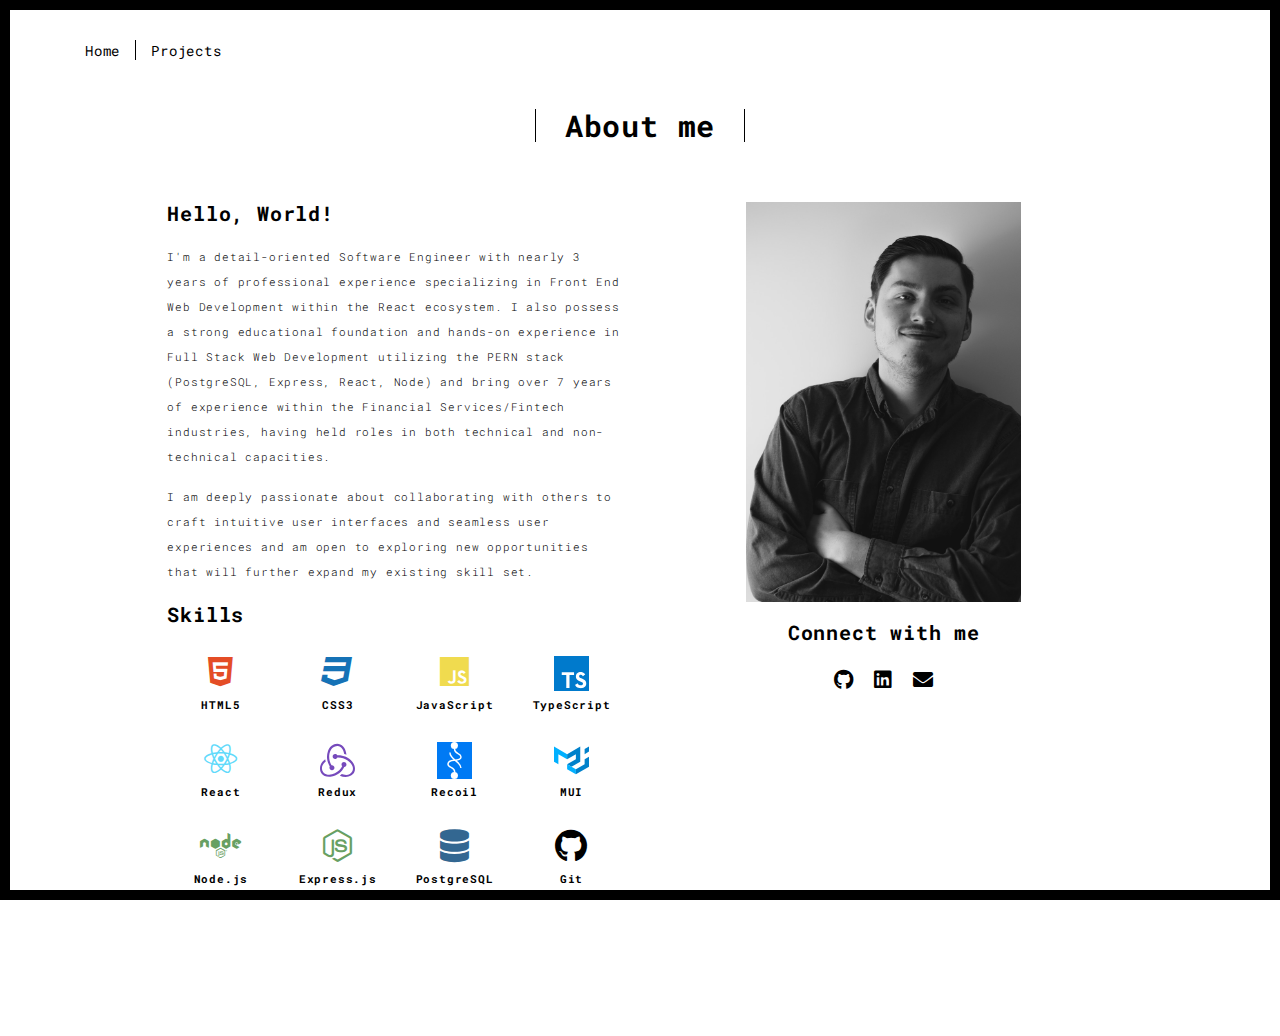
<file: about.html>
<!DOCTYPE html>
<html lang="en-US">
  <head>
    <meta charset="UTF-8" />
    <meta
      content="IE=edge"
      http-equiv="X-UA-Compatible"
    />
    <meta
      content="width=device-width,initial-scale=1"
      name="viewport"
    />
    <meta
      content="Andy Gauthier - Web Developer"
      name="description"
    />
    <meta
      name="google"
      content="notranslate"
    />
    <meta
      name="msapplication-tap-highlight"
      content="no"
    />

    <link
      rel="apple-touch-icon"
      sizes="180x180"
      href="./assets/images/apple-touch-icon.png"
    />
    <link
      href="./assets/images/favicon.ico"
      rel="icon"
    />
    <link
      rel="icon"
      type="image/png"
      sizes="32x32"
      href="./assets/images/favicon-32x32.png"
    />
    <link
      rel="icon"
      type="image/png"
      sizes="16x16"
      href="./assets/images/favicon-16x16.png"
    />
    <link
      href="./main.3f6952e4.css"
      rel="stylesheet"
    />

    <title>Andy Gauthier | About</title>
  </head>

  <body class="">
    <div id="site-border-left"></div>
    <div id="site-border-right"></div>
    <div id="site-border-top"></div>
    <div id="site-border-bottom"></div>

    <header>
      <nav class="navbar navbar-fixed-top navbar-default">
        <div class="container">
          <button
            type="button"
            class="navbar-toggle collapsed"
            data-toggle="collapse"
            data-target="#navbar-collapse"
            aria-expanded="false"
          >
            <span class="sr-only">Toggle navigation</span>
            <span class="icon-bar"></span>
            <span class="icon-bar"></span>
            <span class="icon-bar"></span>
          </button>
          <div
            class="collapse navbar-collapse"
            id="navbar-collapse"
          >
            <ul class="nav navbar-nav">
              <li><a href="./index.html">Home</a></li>
              <li><a href="./projects.html">Projects</a></li>
            </ul>
          </div>
        </div>
      </nav>
    </header>

    <div class="section-container">
      <div class="container">
        <div class="row">
          <div class="col-xs-12">
            <div class="section-container-spacer text-center">
              <h1 class="h2">About me</h1>
            </div>
            <div class="row">
              <div class="col-md-10 col-md-offset-1">
                <div class="row">
                  <div
                    class="col-xs-12 col-md-6"
                    style="margin-bottom: 30px"
                  >
                    <h3 style="margin-top: 0px">Hello, World!</h3>
                    <p>
                      I'm a detail-oriented Software Engineer with nearly 3 years of professional
                      experience specializing in Front End Web Development within the React
                      ecosystem. I also possess a strong educational foundation and hands-on
                      experience in Full Stack Web Development utilizing the PERN stack (PostgreSQL,
                      Express, React, Node) and bring over 7 years of experience within the
                      Financial Services/Fintech industries, having held roles in both technical and
                      non-technical capacities.
                    </p>
                    <p>
                      I am deeply passionate about collaborating with others to craft intuitive user
                      interfaces and seamless user experiences and am open to exploring new
                      opportunities that will further expand my existing skill set.
                    </p>
                    <h3 style="margin-bottom: 30px">Skills</h3>
                    <div class="skill-grid">
                      <div class="skill-grid-row">
                        <!-- HTML5  -->
                        <div class="skill-grid-item mb-4 text-center">
                          <i
                            class="fab fa-html5 fa-3x mb-2"
                            style="color: #e44d26"
                          ></i>
                          <p class="text-center"><strong>HTML5</strong></p>
                        </div>
                        <!-- CSS3 -->
                        <div class="skill-grid-item mb-4 text-center">
                          <i
                            class="fab fa-css3 fa-3x mb-2"
                            style="color: #1572b6"
                          ></i>
                          <p class="text-center"><strong>CSS3</strong></p>
                        </div>
                        <!-- JavaScript -->
                        <div class="skill-grid-item mb-4 text-center">
                          <i
                            class="fab fa-js fa-3x mb-2"
                            style="color: #f0db4f"
                          ></i>
                          <p class="text-center"><strong>JavaScript</strong></p>
                        </div>
                        <!-- TypeScript -->
                        <div class="skill-grid-item mb-4 text-center">
                          <img
                            src="./assets/images/typescript-icon.svg"
                            alt="TypeScript"
                            style="width: 35px; height: 37px"
                          />
                          <p class="text-center"><strong>TypeScript</strong></p>
                        </div>
                        <!-- React -->
                        <div class="skill-grid-item mb-4 text-center">
                          <i
                            class="fab fa-react fa-3x mb-2"
                            style="color: #61dafb"
                          ></i>
                          <p class="text-center"><strong>React</strong></p>
                        </div>
                        <!-- Redux -->
                        <div class="skill-grid-item mb-4 text-center">
                          <img
                            src="./assets/images/redux.svg"
                            alt="Redux.js"
                            style="width: 35px; height: 37px"
                          />
                          <p class="text-center"><strong>Redux</strong></p>
                        </div>
                        <!-- Recoil -->
                        <div class="skill-grid-item mb-4 text-center">
                          <img
                            src="./assets/images/recoil-js.svg"
                            alt="Recoil.js"
                            style="width: 35px; height: 37px"
                          />
                          <p class="text-center"><strong>Recoil</strong></p>
                        </div>
                        <!-- Material UI -->
                        <div class="skill-grid-item mb-4 text-center">
                          <img
                            src="./assets/images/material-ui.svg"
                            alt="Material UI"
                            style="width: 35px; height: 37px"
                          />
                          <p class="text-center"><strong>MUI</strong></p>
                        </div>
                        <!-- Node.js -->
                        <div class="skill-grid-item mb-4 text-center">
                          <i
                            class="fab fa-node fa-3x mb-2"
                            style="color: #68a063"
                          ></i>
                          <p class="text-center"><strong>Node.js</strong></p>
                        </div>
                        <!-- Express.js -->
                        <div class="skill-grid-item mb-4 text-center">
                          <i
                            class="fab fa-node-js fa-3x mb-2"
                            style="color: #68a063"
                          ></i>
                          <p class="text-center"><strong>Express.js</strong></p>
                        </div>
                        <!-- PostgreSQL -->
                        <div class="skill-grid-item mb-4 text-center">
                          <i
                            class="fas fa-database fa-3x mb-2"
                            style="color: #336791"
                          ></i>
                          <p class="text-center"><strong>PostgreSQL</strong></p>
                        </div>
                        <!-- Git -->
                        <div class="skill-grid-item mb-4 text-center">
                          <i
                            class="fab fa-github fa-3x mb-2"
                            style="color: #000"
                          ></i>
                          <p class="text-center"><strong>Git</strong></p>
                        </div>
                      </div>
                    </div>
                  </div>
                  <div class="text-center col-xs-12 col-md-6">
                    <img
                      src="./assets/images/headshot.jpeg"
                      class="img-headshot"
                      alt="Andy Gauthier"
                    />
                    <h3>Connect with me</h3>
                    <a
                      href="https://github.com/amgauthier1992"
                      target="_blank"
                      class="fa-icon"
                    >
                      <i class="fab fa-github"></i>
                    </a>
                    <a
                      href="https://www.linkedin.com/in/andrewmgauthier/"
                      target="_blank"
                      class="fa-icon"
                    >
                      <i class="fab fa-linkedin"></i>
                    </a>
                    <a
                      href="mailto:amgauthier1992@gmail.com"
                      target="_blank"
                      class="fa-icon"
                    >
                      <i class="fas fa-envelope"></i>
                    </a>
                  </div>
                </div>
              </div>
            </div>
          </div>
        </div>
      </div>
    </div>

    <script>
      document.addEventListener('DOMContentLoaded', function (event) {
        navActivePage();
      });
    </script>

    <!-- Global site tag (gtag.js) - Google Analytics
<script async src="https://www.googletagmanager.com/gtag/js?id=UA-189996143-1"></script>
<script async src="./googleAnalytics.js"></script> -->

    <script
      type="text/javascript"
      src="./main.70a66962.js"
    ></script>
  </body>
</html>
</file>
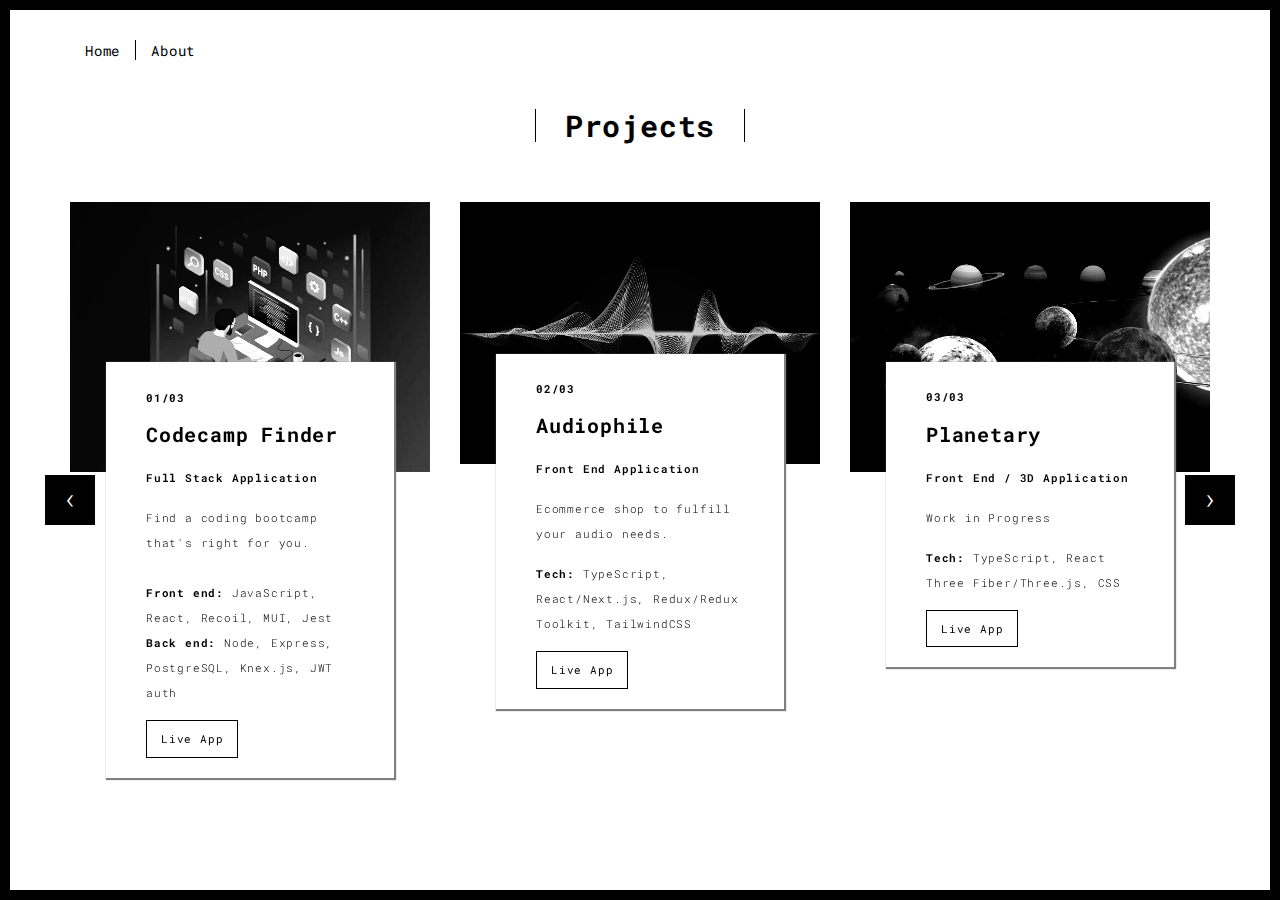
<file: projects.html>
<!DOCTYPE html>
<html lang="en-US">
  <head>
    <meta charset="UTF-8" />
    <meta
      content="IE=edge"
      http-equiv="X-UA-Compatible"
    />
    <meta
      content="width=device-width,initial-scale=1"
      name="viewport"
    />
    <meta
      content="Andy Gauthier - Web Developer"
      name="description"
    />
    <meta
      name="google"
      content="notranslate"
    />
    <meta
      name="msapplication-tap-highlight"
      content="no"
    />

    <link
      rel="apple-touch-icon"
      sizes="180x180"
      href="./assets/images/apple-touch-icon.png"
    />
    <link
      href="./assets/images/favicon.ico"
      rel="icon"
    />
    <link
      rel="icon"
      type="image/png"
      sizes="32x32"
      href="./assets/images/favicon-32x32.png"
    />
    <link
      rel="icon"
      type="image/png"
      sizes="16x16"
      href="./assets/images/favicon-16x16.png"
    />
    <link
      href="./main.3f6952e4.css"
      rel="stylesheet"
    />

    <title>Andy Gauthier | Projects</title>
  </head>

  <body class="">
    <div id="site-border-left"></div>
    <div id="site-border-right"></div>
    <div id="site-border-top"></div>
    <div id="site-border-bottom"></div>

    <header>
      <nav class="navbar navbar-fixed-top navbar-default">
        <div class="container">
          <button
            type="button"
            class="navbar-toggle collapsed"
            data-toggle="collapse"
            data-target="#navbar-collapse"
            aria-expanded="false"
          >
            <span class="sr-only">Toggle navigation</span>
            <span class="icon-bar"></span>
            <span class="icon-bar"></span>
            <span class="icon-bar"></span>
          </button>

          <div
            class="collapse navbar-collapse"
            id="navbar-collapse"
          >
            <ul class="nav navbar-nav">
              <li>
                <a
                  href="./index.html"
                  title=""
                  >Home</a
                >
              </li>
              <li>
                <a
                  href="./about.html"
                  title=""
                  >About</a
                >
              </li>
            </ul>
          </div>
        </div>
      </nav>
    </header>

    <div class="section-container">
      <div class="container">
        <div class="row">
          <div class="col-sm-8 col-sm-offset-2 section-container-spacer">
            <div class="text-center">
              <h1 class="h2">Projects</h1>
            </div>
          </div>

          <div class="col-md-12">
            <div
              id="myCarousel"
              class="carousel slide projects-carousel"
            >
              <!-- Carousel items -->
              <div class="carousel-inner">
                <div class="item active">
                  <div class="row">
                    <div class="col-sm-4">
                      <a
                        href="https://github.com/amgauthier1992/codecampfinder-client"
                        target="_blank"
                        class="black-image-project-hover"
                      >
                        <img
                          src="./assets/images/codingbootcamp.jpg"
                          alt="Man sitting at desk on the computer"
                          class="project-img img-responsive"
                        />
                      </a>
                      <div class="card-container card-container-lg">
                        <h4>01/03</h4>
                        <h3>Codecamp Finder</h3>
                        <p style="font-weight: 600; margin-bottom: 15px">Full Stack Application</p>
                        <p>
                          Find a coding bootcamp that's right for you.
                          <br />
                          <br />
                          <b>Front end:</b> JavaScript, React, Recoil, MUI, Jest
                          <br />
                          <b>Back end:</b> Node, Express, PostgreSQL, Knex.js, JWT auth
                        </p>
                        <a
                          href="https://codecampfinder.vercel.app/"
                          target="_blank"
                          class="btn btn-default"
                          >Live App</a
                        >
                      </div>
                    </div>
                    <div class="col-sm-4">
                      <a
                        class="black-image-project-hover"
                        href="https://github.com/amgauthier1992/audiophile"
                        target="_blank"
                      >
                        <img
                          src="./assets/images/soundwave.jpg"
                          alt="Soundwaves"
                          class="project-img img-responsive"
                        />
                      </a>
                      <div class="card-container card-container-lg">
                        <h4>02/03</h4>
                        <h3>Audiophile</h3>
                        <p style="font-weight: 600; margin-bottom: 15px">Front End Application</p>
                        <p>Ecommerce shop to fulfill your audio needs.</p>
                        <p>
                          <b>Tech:</b> TypeScript, React/Next.js, Redux/Redux Toolkit, TailwindCSS
                        </p>
                        <a
                          href="https://audiophile-teal.vercel.app/"
                          class="btn btn-default"
                          target="_blank"
                          >Live App</a
                        >
                      </div>
                    </div>
                    <div class="col-sm-4">
                      <a
                        href="https://github.com/amgauthier1992/planetary"
                        class="black-image-project-hover"
                        target="_blank"
                      >
                        <img
                          src="./assets/images/solar-system.jpg"
                          alt="solar system"
                          class="project-img img-responsive"
                        />
                      </a>
                      <div class="card-container card-container-lg">
                        <h4>03/03</h4>
                        <h3>Planetary</h3>
                        <p style="font-weight: 600; margin-bottom: 15px">
                          Front End / 3D Application
                        </p>
                        <p>Work in Progress</p>
                        <p><b>Tech:</b> TypeScript, React Three Fiber/Three.js, CSS</p>
                        <a
                          href="https://planetary-nine.vercel.app/"
                          class="btn btn-default"
                          target="_blank"
                          >Live App</a
                        >
                      </div>
                    </div>
                  </div>
                  <!-- /row -->
                </div>
                <!-- /item -->
                <!-- <div class="item"> -->
                <!-- <div class="row"> -->
                <!-- <div class="col-sm-4"> -->
                <!-- <a
                        href="./projects.html"
                        class="black-image-project-hover"
                      > -->
                <!-- <img
                          src="./assets/images/cogs.jpg"
                          alt="cog-image-project"
                          class="img-responsive"
                        /> -->
                <!-- </a> -->
                <!-- <div class="card-container card-container-lg"> -->
                <!-- <h4>04/04</h4> -->
                <!-- <h3>Coming soon!</h3> -->
                <!-- <p style="font-weight: 600; margin-bottom: 15px">TBD</p> -->
                <!-- <p>Backlog</p> -->
                <!-- <a href="" class="btn btn-default">Live App</a> -->
                <!-- </div> -->
                <!-- </div> -->
                <!-- </div> -->
                <!--/row-->
                <!-- </div> -->
                <!--/item-->
              </div>
              <!--/carousel-inner-->
              <a
                class="left carousel-control"
                href="#myCarousel"
                data-slide="prev"
                >‹</a
              >
              <a
                class="right carousel-control"
                href="#myCarousel"
                data-slide="next"
                >›</a
              >
            </div>
            <!--/myCarousel-->
          </div>
        </div>
      </div>
    </div>

    <script>
      document.addEventListener('DOMContentLoaded', function (event) {
        navActivePage();
      });
    </script>

    <!-- Global site tag (gtag.js) - Google Analytics
  <script async src="https://www.googletagmanager.com/gtag/js?id=UA-189996143-1"></script>
  <script async src="./googleAnalytics.js"></script> -->

    <script
      type="text/javascript"
      src="./main.70a66962.js"
    ></script>
  </body>
</html>
</file>
<file: main.3f6952e4.css>
@import url(https://fonts.googleapis.com/css?family=Roboto:900|Roboto+Mono:300,400,700);
@import url(https://cdnjs.cloudflare.com/ajax/libs/font-awesome/5.15.1/css/all.min.css);
/*!
 * Bootstrap v3.3.7 (http://getbootstrap.com)
 * Copyright 2011-2016 Twitter, Inc.
 * Licensed under MIT (https://github.com/twbs/bootstrap/blob/master/LICENSE)
 */
/*! normalize.css v3.0.3 | MIT License | github.com/necolas/normalize.css */
html {
  font-family: sans-serif;
  -ms-text-size-adjust: 100%;
  -webkit-text-size-adjust: 100%;
}
body {
  margin: 0;
}
article,
aside,
details,
figcaption,
figure,
footer,
header,
hgroup,
main,
menu,
nav,
section,
summary {
  display: block;
}
audio,
canvas,
progress,
video {
  display: inline-block;
  vertical-align: baseline;
}
audio:not([controls]) {
  display: none;
  height: 0;
}
[hidden],
template {
  display: none;
}
a {
  background-color: transparent;
}
a:active,
a:hover {
  outline: 0;
}
abbr[title] {
  border-bottom: 1px dotted;
}
b,
strong {
  font-weight: 700;
}
dfn {
  font-style: italic;
}
h1 {
  font-size: 2em;
  margin: 0.67em 0;
}
mark {
  background: #ff0;
  color: #000;
}
small {
  font-size: 80%;
}
.skill-grid {
  display: grid;
  gap: 10px;
  grid-template-columns: repeat(2, 1fr);
  grid-template-rows: repeat(2, auto);
}
.skill-grid-row {
  display: contents;
}
@media (min-width: 592px) {
  .skill-grid {
    grid-template-columns: repeat(3, 1fr);
    grid-template-rows: repeat(3, auto);
  }
}
@media (min-width: 768px) {
  .skill-grid {
    grid-template-columns: repeat(4, 1fr);
    grid-template-rows: repeat(4, auto);
  }
}
sub,
sup {
  font-size: 75%;
  line-height: 0;
  position: relative;
  vertical-align: baseline;
}
sup {
  top: -0.5em;
}
sub {
  bottom: -0.25em;
}
img {
  border: 0;
}
.img-headshot {
  height: 400px;
  width: 275px;
  max-width: 100%;
}
svg:not(:root) {
  overflow: hidden;
}
figure {
  margin: 1em 40px;
}
hr {
  box-sizing: content-box;
  height: 0;
}
pre {
  overflow: auto;
}
code,
kbd,
pre,
samp {
  font-family: monospace, monospace;
  font-size: 1em;
}
button,
input,
optgroup,
select,
textarea {
  color: inherit;
  font: inherit;
  margin: 0;
}
button {
  overflow: visible;
}
button,
select {
  text-transform: none;
}
button,
html input[type="button"],
input[type="reset"],
input[type="submit"] {
  -webkit-appearance: button;
  cursor: pointer;
}
button[disabled],
html input[disabled] {
  cursor: default;
}
button::-moz-focus-inner,
input::-moz-focus-inner {
  border: 0;
  padding: 0;
}
input {
  line-height: normal;
}
input[type="checkbox"],
input[type="radio"] {
  box-sizing: border-box;
  padding: 0;
}
input[type="number"]::-webkit-inner-spin-button,
input[type="number"]::-webkit-outer-spin-button {
  height: auto;
}
input[type="search"] {
  -webkit-appearance: textfield;
  box-sizing: content-box;
}
input[type="search"]::-webkit-search-cancel-button,
input[type="search"]::-webkit-search-decoration {
  -webkit-appearance: none;
}
fieldset {
  border: 1px solid silver;
  margin: 0 2px;
  padding: 0.35em 0.625em 0.75em;
}
textarea {
  overflow: auto;
}
optgroup {
  font-weight: 700;
}
table {
  border-collapse: collapse;
  border-spacing: 0;
}
td,
th {
  padding: 0;
}

/*! Source: https://github.com/h5bp/html5-boilerplate/blob/master/src/css/main.css */
@media print {
  *,
  :after,
  :before {
    background: transparent !important;
    color: #000 !important;
    box-shadow: none !important;
    text-shadow: none !important;
  }
  a,
  a:visited {
    text-decoration: underline;
  }
  a[href]:after {
    content: " (" attr(href) ")";
  }
  abbr[title]:after {
    content: " (" attr(title) ")";
  }
  a[href^="#"]:after,
  a[href^="javascript:"]:after {
    content: "";
  }
  blockquote,
  pre {
    border: 1px solid #999;
    page-break-inside: avoid;
  }
  thead {
    display: table-header-group;
  }
  img,
  tr {
    page-break-inside: avoid;
  }
  img {
    max-width: 100% !important;
  }
  h2,
  h3,
  p {
    orphans: 3;
    widows: 3;
  }
  h2,
  h3 {
    page-break-after: avoid;
  }
  .navbar {
    display: none;
  }
  .btn > .caret,
  .dropup > .btn > .caret {
    border-top-color: #000 !important;
  }
  .label {
    border: 1px solid #000;
  }
  .table {
    border-collapse: collapse !important;
  }
  .table td,
  .table th {
    background-color: #fff !important;
  }
  .table-bordered td,
  .table-bordered th {
    border: 1px solid #ddd !important;
  }
}
*,
:after,
:before {
  -webkit-box-sizing: border-box;
  -moz-box-sizing: border-box;
  box-sizing: border-box;
}
html {
  font-size: 10px;
  -webkit-tap-highlight-color: transparent;
}
body {
  font-family: Roboto Mono, Helvetica, Arial, sans-serif;
  font-size: 11px;
  line-height: 1.78;
  color: #000;
  background-color: #fff;
}
button,
input,
select,
textarea {
  font-family: inherit;
  font-size: inherit;
  line-height: inherit;
}
a {
  color: #000000;
  text-decoration: none;
}
a:focus,
a:hover {
  color: #0012b3;
  text-decoration: underline;
}
a:focus {
  outline: 5px auto -webkit-focus-ring-color;
  outline-offset: -2px;
}
figure {
  margin: 0;
}
img {
  vertical-align: middle;
}
.img-responsive {
  display: block;
  max-width: 100%;
  height: auto;
}
.img-rounded {
  border-radius: 0;
}
.img-thumbnail {
  padding: 4px;
  line-height: 1.78;
  background-color: #fff;
  border: 1px solid #ddd;
  border-radius: 0;
  -webkit-transition: all 0.2s ease-in-out;
  -o-transition: all 0.2s ease-in-out;
  transition: all 0.2s ease-in-out;
  display: inline-block;
  max-width: 100%;
  height: auto;
}
.img-circle {
  border-radius: 50%;
}
hr {
  margin-top: 19px;
  margin-bottom: 19px;
  border: 0;
  border-top: 1px solid #eee;
}
.sr-only {
  position: absolute;
  width: 1px;
  height: 1px;
  margin: -1px;
  padding: 0;
  overflow: hidden;
  clip: rect(0, 0, 0, 0);
  border: 0;
}
.sr-only-focusable:active,
.sr-only-focusable:focus {
  position: static;
  width: auto;
  height: auto;
  margin: 0;
  overflow: visible;
  clip: auto;
}
[role="button"] {
  cursor: pointer;
}
.h1,
.h2,
.h3,
.h4,
.h5,
.h6,
h1,
h2,
h3,
h4,
h5,
h6 {
  font-family: Roboto Mono, Helvetica, Arial, sans-serif;
  font-weight: 700;
  line-height: 1.1;
  color: #000;
}
.h1 .small,
.h1 small,
.h2 .small,
.h2 small,
.h3 .small,
.h3 small,
.h4 .small,
.h4 small,
.h5 .small,
.h5 small,
.h6 .small,
.h6 small,
h1 .small,
h1 small,
h2 .small,
h2 small,
h3 .small,
h3 small,
h4 .small,
h4 small,
h5 .small,
h5 small,
h6 .small,
h6 small {
  font-weight: 400;
  line-height: 1;
  color: #777;
}
.h1,
.h2,
.h3,
h1,
h2,
h3 {
  margin-top: 19px;
  margin-bottom: 9.5px;
}
.h1 .small,
.h1 small,
.h2 .small,
.h2 small,
.h3 .small,
.h3 small,
h1 .small,
h1 small,
h2 .small,
h2 small,
h3 .small,
h3 small {
  font-size: 65%;
}
.h4,
.h5,
.h6,
h4,
h5,
h6 {
  margin-top: 9.5px;
  margin-bottom: 9.5px;
}
.h4 .small,
.h4 small,
.h5 .small,
.h5 small,
.h6 .small,
.h6 small,
h4 .small,
h4 small,
h5 .small,
h5 small,
h6 .small,
h6 small {
  font-size: 75%;
}
.h1,
h1 {
  font-size: 70px;
}
.h2,
h2 {
  font-size: 30px;
}
.h3,
h3 {
  font-size: 20px;
}
.h4,
.h5,
h4,
h5 {
  font-size: 11px;
}
.h6,
h6 {
  font-size: 10px;
}
p {
  margin: 0 0 9.5px;
}
.lead {
  margin-bottom: 19px;
  font-size: 12px;
  font-weight: 300;
  line-height: 1.4;
}
@media (min-width: 768px) {
  .lead {
    font-size: 16.5px;
  }
}
.small,
small {
  font-size: 90%;
}
.mark,
mark {
  background-color: #fcf8e3;
  padding: 0.2em;
}
.text-left {
  text-align: left;
}
.text-right {
  text-align: right;
}
.text-center {
  text-align: center;
}
.text-justify {
  text-align: justify;
}
.text-nowrap {
  white-space: nowrap;
}
.text-lowercase {
  text-transform: lowercase;
}
.initialism,
.text-uppercase {
  text-transform: uppercase;
}
.text-capitalize {
  text-transform: capitalize;
}
.text-muted {
  color: #777;
}
.text-primary {
  color: #001aff;
}
a.text-primary:focus,
a.text-primary:hover {
  color: #0015cc;
}
.text-success {
  color: #fff;
}
a.text-success:focus,
a.text-success:hover {
  color: #e6e6e6;
}
.text-info {
  color: #31708f;
}
a.text-info:focus,
a.text-info:hover {
  color: #245269;
}
.text-warning {
  color: #8a6d3b;
}
a.text-warning:focus,
a.text-warning:hover {
  color: #66512c;
}
.text-danger {
  color: #fff;
}
a.text-danger:focus,
a.text-danger:hover {
  color: #e6e6e6;
}
.bg-primary {
  color: #fff;
  background-color: #001aff;
}
a.bg-primary:focus,
a.bg-primary:hover {
  background-color: #0015cc;
}
.bg-success,
a.bg-success:focus,
a.bg-success:hover {
  background-color: #000;
}
.bg-info {
  background-color: #d9edf7;
}
a.bg-info:focus,
a.bg-info:hover {
  background-color: #afd9ee;
}
.bg-warning {
  background-color: #fcf8e3;
}
a.bg-warning:focus,
a.bg-warning:hover {
  background-color: #f7ecb5;
}
.bg-danger {
  background-color: red;
}
a.bg-danger:focus,
a.bg-danger:hover {
  background-color: #c00;
}
.page-header {
  padding-bottom: 8.5px;
  margin: 38px 0 19px;
  border-bottom: 1px solid #eee;
}
ol,
ul {
  margin-top: 0;
  margin-bottom: 9.5px;
}
ol ol,
ol ul,
ul ol,
ul ul {
  margin-bottom: 0;
}
.list-inline,
.list-unstyled {
  padding-left: 0;
  list-style: none;
}
.list-inline {
  margin-left: -5px;
}
.list-inline > li {
  display: inline-block;
  padding-left: 5px;
  padding-right: 5px;
}
dl {
  margin-top: 0;
  margin-bottom: 19px;
}
dd,
dt {
  line-height: 1.78;
}
dt {
  font-weight: 700;
}
dd {
  margin-left: 0;
}
.dl-horizontal dd:after,
.dl-horizontal dd:before {
  content: " ";
  display: table;
}
.dl-horizontal dd:after {
  clear: both;
}
@media (min-width: 768px) {
  .dl-horizontal dt {
    float: left;
    width: 160px;
    clear: left;
    text-align: right;
    overflow: hidden;
    text-overflow: ellipsis;
    white-space: nowrap;
  }
  .dl-horizontal dd {
    margin-left: 180px;
  }
}
abbr[data-original-title],
abbr[title] {
  cursor: help;
  border-bottom: 1px dotted #777;
}
.initialism {
  font-size: 90%;
}
blockquote {
  padding: 9.5px 19px;
  margin: 0 0 19px;
  font-size: 13.75px;
  border-left: 5px solid #eee;
}
blockquote ol:last-child,
blockquote p:last-child,
blockquote ul:last-child {
  margin-bottom: 0;
}
blockquote .small,
blockquote footer,
blockquote small {
  display: block;
  font-size: 80%;
  line-height: 1.78;
  color: #777;
}
blockquote .small:before,
blockquote footer:before,
blockquote small:before {
  content: "\2014   \A0";
}
.blockquote-reverse,
blockquote.pull-right {
  padding-right: 15px;
  padding-left: 0;
  border-right: 5px solid #eee;
  border-left: 0;
  text-align: right;
}
.blockquote-reverse .small:before,
.blockquote-reverse footer:before,
.blockquote-reverse small:before,
blockquote.pull-right .small:before,
blockquote.pull-right footer:before,
blockquote.pull-right small:before {
  content: "";
}
.blockquote-reverse .small:after,
.blockquote-reverse footer:after,
.blockquote-reverse small:after,
blockquote.pull-right .small:after,
blockquote.pull-right footer:after,
blockquote.pull-right small:after {
  content: "\A0   \2014";
}
address {
  margin-bottom: 19px;
  font-style: normal;
  line-height: 1.78;
}
code,
kbd,
pre,
samp {
  font-family: Menlo, Monaco, Consolas, Courier New, monospace;
}
code {
  color: #c7254e;
  background-color: #f9f2f4;
}
code,
kbd {
  padding: 2px 4px;
  font-size: 90%;
  border-radius: 0;
}
kbd {
  color: #fff;
  background-color: #333;
  box-shadow: inset 0 -1px 0 rgba(0, 0, 0, 0.25);
}
kbd kbd {
  padding: 0;
  font-size: 100%;
  font-weight: 700;
  box-shadow: none;
}
pre {
  display: block;
  padding: 9px;
  margin: 0 0 9.5px;
  font-size: 10px;
  line-height: 1.78;
  word-break: break-all;
  word-wrap: break-word;
  color: #333;
  background-color: #f5f5f5;
  border: 1px solid #ccc;
  border-radius: 0;
}
pre code {
  padding: 0;
  font-size: inherit;
  color: inherit;
  white-space: pre-wrap;
  background-color: transparent;
  border-radius: 0;
}
.pre-scrollable {
  max-height: 340px;
  overflow-y: scroll;
}
.container {
  margin-right: auto;
  margin-left: auto;
  padding-left: 15px;
  padding-right: 15px;
}
.container:after,
.container:before {
  content: " ";
  display: table;
}
.container:after {
  clear: both;
}
@media (min-width: 768px) {
  .container {
    width: 750px;
  }
}
@media (min-width: 992px) {
  .container {
    width: 970px;
  }
}
@media (min-width: 1200px) {
  .container {
    width: 1170px;
  }
}
.container-fluid {
  margin-right: auto;
  margin-left: auto;
  padding-left: 15px;
  padding-right: 15px;
}
.container-fluid:after,
.container-fluid:before {
  content: " ";
  display: table;
}
.container-fluid:after {
  clear: both;
}
.row {
  margin-left: -15px;
  margin-right: -15px;
}
.row:after,
.row:before {
  content: " ";
  display: table;
}
.row:after {
  clear: both;
}
.col-lg-1,
.col-lg-2,
.col-lg-3,
.col-lg-4,
.col-lg-5,
.col-lg-6,
.col-lg-7,
.col-lg-8,
.col-lg-9,
.col-lg-10,
.col-lg-11,
.col-lg-12,
.col-md-1,
.col-md-2,
.col-md-3,
.col-md-4,
.col-md-5,
.col-md-6,
.col-md-7,
.col-md-8,
.col-md-9,
.col-md-10,
.col-md-11,
.col-md-12,
.col-sm-1,
.col-sm-2,
.col-sm-3,
.col-sm-4,
.col-sm-5,
.col-sm-6,
.col-sm-7,
.col-sm-8,
.col-sm-9,
.col-sm-10,
.col-sm-11,
.col-sm-12,
.col-xs-1,
.col-xs-2,
.col-xs-3,
.col-xs-4,
.col-xs-5,
.col-xs-6,
.col-xs-7,
.col-xs-8,
.col-xs-9,
.col-xs-10,
.col-xs-11,
.col-xs-12 {
  position: relative;
  min-height: 1px;
  padding-left: 15px;
  padding-right: 15px;
}
.col-xs-1,
.col-xs-2,
.col-xs-3,
.col-xs-4,
.col-xs-5,
.col-xs-6,
.col-xs-7,
.col-xs-8,
.col-xs-9,
.col-xs-10,
.col-xs-11,
.col-xs-12 {
  float: left;
}
.col-xs-1 {
  width: 8.33333%;
}
.col-xs-2 {
  width: 16.66667%;
}
.col-xs-3 {
  width: 25%;
}
.col-xs-4 {
  width: 33.33333%;
}
.col-xs-5 {
  width: 41.66667%;
}
.col-xs-6 {
  width: 50%;
}
.col-xs-7 {
  width: 58.33333%;
}
.col-xs-8 {
  width: 66.66667%;
}
.col-xs-9 {
  width: 75%;
}
.col-xs-10 {
  width: 83.33333%;
}
.col-xs-11 {
  width: 91.66667%;
}
.col-xs-12 {
  width: 100%;
}
.col-xs-pull-0 {
  right: auto;
}
.col-xs-pull-1 {
  right: 8.33333%;
}
.col-xs-pull-2 {
  right: 16.66667%;
}
.col-xs-pull-3 {
  right: 25%;
}
.col-xs-pull-4 {
  right: 33.33333%;
}
.col-xs-pull-5 {
  right: 41.66667%;
}
.col-xs-pull-6 {
  right: 50%;
}
.col-xs-pull-7 {
  right: 58.33333%;
}
.col-xs-pull-8 {
  right: 66.66667%;
}
.col-xs-pull-9 {
  right: 75%;
}
.col-xs-pull-10 {
  right: 83.33333%;
}
.col-xs-pull-11 {
  right: 91.66667%;
}
.col-xs-pull-12 {
  right: 100%;
}
.col-xs-push-0 {
  left: auto;
}
.col-xs-push-1 {
  left: 8.33333%;
}
.col-xs-push-2 {
  left: 16.66667%;
}
.col-xs-push-3 {
  left: 25%;
}
.col-xs-push-4 {
  left: 33.33333%;
}
.col-xs-push-5 {
  left: 41.66667%;
}
.col-xs-push-6 {
  left: 50%;
}
.col-xs-push-7 {
  left: 58.33333%;
}
.col-xs-push-8 {
  left: 66.66667%;
}
.col-xs-push-9 {
  left: 75%;
}
.col-xs-push-10 {
  left: 83.33333%;
}
.col-xs-push-11 {
  left: 91.66667%;
}
.col-xs-push-12 {
  left: 100%;
}
.col-xs-offset-0 {
  margin-left: 0;
}
.col-xs-offset-1 {
  margin-left: 8.33333%;
}
.col-xs-offset-2 {
  margin-left: 16.66667%;
}
.col-xs-offset-3 {
  margin-left: 25%;
}
.col-xs-offset-4 {
  margin-left: 33.33333%;
}
.col-xs-offset-5 {
  margin-left: 41.66667%;
}
.col-xs-offset-6 {
  margin-left: 50%;
}
.col-xs-offset-7 {
  margin-left: 58.33333%;
}
.col-xs-offset-8 {
  margin-left: 66.66667%;
}
.col-xs-offset-9 {
  margin-left: 75%;
}
.col-xs-offset-10 {
  margin-left: 83.33333%;
}
.col-xs-offset-11 {
  margin-left: 91.66667%;
}
.col-xs-offset-12 {
  margin-left: 100%;
}
@media (min-width: 768px) {
  .col-sm-1,
  .col-sm-2,
  .col-sm-3,
  .col-sm-4,
  .col-sm-5,
  .col-sm-6,
  .col-sm-7,
  .col-sm-8,
  .col-sm-9,
  .col-sm-10,
  .col-sm-11,
  .col-sm-12 {
    float: left;
  }
  .col-sm-1 {
    width: 8.33333%;
  }
  .col-sm-2 {
    width: 16.66667%;
  }
  .col-sm-3 {
    width: 25%;
  }
  .col-sm-4 {
    width: 33.33333%;
  }
  .col-sm-5 {
    width: 41.66667%;
  }
  .col-sm-6 {
    width: 50%;
  }
  .col-sm-7 {
    width: 58.33333%;
  }
  .col-sm-8 {
    width: 66.66667%;
  }
  .col-sm-9 {
    width: 75%;
  }
  .col-sm-10 {
    width: 83.33333%;
  }
  .col-sm-11 {
    width: 91.66667%;
  }
  .col-sm-12 {
    width: 100%;
  }
  .col-sm-pull-0 {
    right: auto;
  }
  .col-sm-pull-1 {
    right: 8.33333%;
  }
  .col-sm-pull-2 {
    right: 16.66667%;
  }
  .col-sm-pull-3 {
    right: 25%;
  }
  .col-sm-pull-4 {
    right: 33.33333%;
  }
  .col-sm-pull-5 {
    right: 41.66667%;
  }
  .col-sm-pull-6 {
    right: 50%;
  }
  .col-sm-pull-7 {
    right: 58.33333%;
  }
  .col-sm-pull-8 {
    right: 66.66667%;
  }
  .col-sm-pull-9 {
    right: 75%;
  }
  .col-sm-pull-10 {
    right: 83.33333%;
  }
  .col-sm-pull-11 {
    right: 91.66667%;
  }
  .col-sm-pull-12 {
    right: 100%;
  }
  .col-sm-push-0 {
    left: auto;
  }
  .col-sm-push-1 {
    left: 8.33333%;
  }
  .col-sm-push-2 {
    left: 16.66667%;
  }
  .col-sm-push-3 {
    left: 25%;
  }
  .col-sm-push-4 {
    left: 33.33333%;
  }
  .col-sm-push-5 {
    left: 41.66667%;
  }
  .col-sm-push-6 {
    left: 50%;
  }
  .col-sm-push-7 {
    left: 58.33333%;
  }
  .col-sm-push-8 {
    left: 66.66667%;
  }
  .col-sm-push-9 {
    left: 75%;
  }
  .col-sm-push-10 {
    left: 83.33333%;
  }
  .col-sm-push-11 {
    left: 91.66667%;
  }
  .col-sm-push-12 {
    left: 100%;
  }
  .col-sm-offset-0 {
    margin-left: 0;
  }
  .col-sm-offset-1 {
    margin-left: 8.33333%;
  }
  .col-sm-offset-2 {
    margin-left: 16.66667%;
  }
  .col-sm-offset-3 {
    margin-left: 25%;
  }
  .col-sm-offset-4 {
    margin-left: 33.33333%;
  }
  .col-sm-offset-5 {
    margin-left: 41.66667%;
  }
  .col-sm-offset-6 {
    margin-left: 50%;
  }
  .col-sm-offset-7 {
    margin-left: 58.33333%;
  }
  .col-sm-offset-8 {
    margin-left: 66.66667%;
  }
  .col-sm-offset-9 {
    margin-left: 75%;
  }
  .col-sm-offset-10 {
    margin-left: 83.33333%;
  }
  .col-sm-offset-11 {
    margin-left: 91.66667%;
  }
  .col-sm-offset-12 {
    margin-left: 100%;
  }
}
@media (min-width: 992px) {
  .col-md-1,
  .col-md-2,
  .col-md-3,
  .col-md-4,
  .col-md-5,
  .col-md-6,
  .col-md-7,
  .col-md-8,
  .col-md-9,
  .col-md-10,
  .col-md-11,
  .col-md-12 {
    float: left;
  }
  .col-md-1 {
    width: 8.33333%;
  }
  .col-md-2 {
    width: 16.66667%;
  }
  .col-md-3 {
    width: 25%;
  }
  .col-md-4 {
    width: 33.33333%;
  }
  .col-md-5 {
    width: 41.66667%;
  }
  .col-md-6 {
    width: 50%;
  }
  .col-md-7 {
    width: 58.33333%;
  }
  .col-md-8 {
    width: 66.66667%;
  }
  .col-md-9 {
    width: 75%;
  }
  .col-md-10 {
    width: 83.33333%;
  }
  .col-md-11 {
    width: 91.66667%;
  }
  .col-md-12 {
    width: 100%;
  }
  .col-md-pull-0 {
    right: auto;
  }
  .col-md-pull-1 {
    right: 8.33333%;
  }
  .col-md-pull-2 {
    right: 16.66667%;
  }
  .col-md-pull-3 {
    right: 25%;
  }
  .col-md-pull-4 {
    right: 33.33333%;
  }
  .col-md-pull-5 {
    right: 41.66667%;
  }
  .col-md-pull-6 {
    right: 50%;
  }
  .col-md-pull-7 {
    right: 58.33333%;
  }
  .col-md-pull-8 {
    right: 66.66667%;
  }
  .col-md-pull-9 {
    right: 75%;
  }
  .col-md-pull-10 {
    right: 83.33333%;
  }
  .col-md-pull-11 {
    right: 91.66667%;
  }
  .col-md-pull-12 {
    right: 100%;
  }
  .col-md-push-0 {
    left: auto;
  }
  .col-md-push-1 {
    left: 8.33333%;
  }
  .col-md-push-2 {
    left: 16.66667%;
  }
  .col-md-push-3 {
    left: 25%;
  }
  .col-md-push-4 {
    left: 33.33333%;
  }
  .col-md-push-5 {
    left: 41.66667%;
  }
  .col-md-push-6 {
    left: 50%;
  }
  .col-md-push-7 {
    left: 58.33333%;
  }
  .col-md-push-8 {
    left: 66.66667%;
  }
  .col-md-push-9 {
    left: 75%;
  }
  .col-md-push-10 {
    left: 83.33333%;
  }
  .col-md-push-11 {
    left: 91.66667%;
  }
  .col-md-push-12 {
    left: 100%;
  }
  .col-md-offset-0 {
    margin-left: 0;
  }
  .col-md-offset-1 {
    margin-left: 8.33333%;
  }
  .col-md-offset-2 {
    margin-left: 16.66667%;
  }
  .col-md-offset-3 {
    margin-left: 25%;
  }
  .col-md-offset-4 {
    margin-left: 33.33333%;
  }
  .col-md-offset-5 {
    margin-left: 41.66667%;
  }
  .col-md-offset-6 {
    margin-left: 50%;
  }
  .col-md-offset-7 {
    margin-left: 58.33333%;
  }
  .col-md-offset-8 {
    margin-left: 66.66667%;
  }
  .col-md-offset-9 {
    margin-left: 75%;
  }
  .col-md-offset-10 {
    margin-left: 83.33333%;
  }
  .col-md-offset-11 {
    margin-left: 91.66667%;
  }
  .col-md-offset-12 {
    margin-left: 100%;
  }
}
@media (min-width: 1200px) {
  .col-lg-1,
  .col-lg-2,
  .col-lg-3,
  .col-lg-4,
  .col-lg-5,
  .col-lg-6,
  .col-lg-7,
  .col-lg-8,
  .col-lg-9,
  .col-lg-10,
  .col-lg-11,
  .col-lg-12 {
    float: left;
  }
  .col-lg-1 {
    width: 8.33333%;
  }
  .col-lg-2 {
    width: 16.66667%;
  }
  .col-lg-3 {
    width: 25%;
  }
  .col-lg-4 {
    width: 33.33333%;
  }
  .col-lg-5 {
    width: 41.66667%;
  }
  .col-lg-6 {
    width: 50%;
  }
  .col-lg-7 {
    width: 58.33333%;
  }
  .col-lg-8 {
    width: 66.66667%;
  }
  .col-lg-9 {
    width: 75%;
  }
  .col-lg-10 {
    width: 83.33333%;
  }
  .col-lg-11 {
    width: 91.66667%;
  }
  .col-lg-12 {
    width: 100%;
  }
  .col-lg-pull-0 {
    right: auto;
  }
  .col-lg-pull-1 {
    right: 8.33333%;
  }
  .col-lg-pull-2 {
    right: 16.66667%;
  }
  .col-lg-pull-3 {
    right: 25%;
  }
  .col-lg-pull-4 {
    right: 33.33333%;
  }
  .col-lg-pull-5 {
    right: 41.66667%;
  }
  .col-lg-pull-6 {
    right: 50%;
  }
  .col-lg-pull-7 {
    right: 58.33333%;
  }
  .col-lg-pull-8 {
    right: 66.66667%;
  }
  .col-lg-pull-9 {
    right: 75%;
  }
  .col-lg-pull-10 {
    right: 83.33333%;
  }
  .col-lg-pull-11 {
    right: 91.66667%;
  }
  .col-lg-pull-12 {
    right: 100%;
  }
  .col-lg-push-0 {
    left: auto;
  }
  .col-lg-push-1 {
    left: 8.33333%;
  }
  .col-lg-push-2 {
    left: 16.66667%;
  }
  .col-lg-push-3 {
    left: 25%;
  }
  .col-lg-push-4 {
    left: 33.33333%;
  }
  .col-lg-push-5 {
    left: 41.66667%;
  }
  .col-lg-push-6 {
    left: 50%;
  }
  .col-lg-push-7 {
    left: 58.33333%;
  }
  .col-lg-push-8 {
    left: 66.66667%;
  }
  .col-lg-push-9 {
    left: 75%;
  }
  .col-lg-push-10 {
    left: 83.33333%;
  }
  .col-lg-push-11 {
    left: 91.66667%;
  }
  .col-lg-push-12 {
    left: 100%;
  }
  .col-lg-offset-0 {
    margin-left: 0;
  }
  .col-lg-offset-1 {
    margin-left: 8.33333%;
  }
  .col-lg-offset-2 {
    margin-left: 16.66667%;
  }
  .col-lg-offset-3 {
    margin-left: 25%;
  }
  .col-lg-offset-4 {
    margin-left: 33.33333%;
  }
  .col-lg-offset-5 {
    margin-left: 41.66667%;
  }
  .col-lg-offset-6 {
    margin-left: 50%;
  }
  .col-lg-offset-7 {
    margin-left: 58.33333%;
  }
  .col-lg-offset-8 {
    margin-left: 66.66667%;
  }
  .col-lg-offset-9 {
    margin-left: 75%;
  }
  .col-lg-offset-10 {
    margin-left: 83.33333%;
  }
  .col-lg-offset-11 {
    margin-left: 91.66667%;
  }
  .col-lg-offset-12 {
    margin-left: 100%;
  }
}
table {
  background-color: transparent;
}
caption {
  padding-top: 8px;
  padding-bottom: 8px;
  color: #777;
}
caption,
th {
  text-align: left;
}
.table {
  width: 100%;
  max-width: 100%;
  margin-bottom: 19px;
}
.table > tbody > tr > td,
.table > tbody > tr > th,
.table > tfoot > tr > td,
.table > tfoot > tr > th,
.table > thead > tr > td,
.table > thead > tr > th {
  padding: 8px;
  line-height: 1.78;
  vertical-align: top;
  border-top: 1px solid #ddd;
}
.table > thead > tr > th {
  vertical-align: bottom;
  border-bottom: 2px solid #ddd;
}
.table > caption + thead > tr:first-child > td,
.table > caption + thead > tr:first-child > th,
.table > colgroup + thead > tr:first-child > td,
.table > colgroup + thead > tr:first-child > th,
.table > thead:first-child > tr:first-child > td,
.table > thead:first-child > tr:first-child > th {
  border-top: 0;
}
.table > tbody + tbody {
  border-top: 2px solid #ddd;
}
.table .table {
  background-color: #fff;
}
.table-condensed > tbody > tr > td,
.table-condensed > tbody > tr > th,
.table-condensed > tfoot > tr > td,
.table-condensed > tfoot > tr > th,
.table-condensed > thead > tr > td,
.table-condensed > thead > tr > th {
  padding: 5px;
}
.table-bordered,
.table-bordered > tbody > tr > td,
.table-bordered > tbody > tr > th,
.table-bordered > tfoot > tr > td,
.table-bordered > tfoot > tr > th,
.table-bordered > thead > tr > td,
.table-bordered > thead > tr > th {
  border: 1px solid #ddd;
}
.table-bordered > thead > tr > td,
.table-bordered > thead > tr > th {
  border-bottom-width: 2px;
}
.table-striped > tbody > tr:nth-of-type(odd) {
  background-color: #f9f9f9;
}
.table-hover > tbody > tr:hover {
  background-color: #f5f5f5;
}
table col[class*="col-"] {
  position: static;
  float: none;
  display: table-column;
}
table td[class*="col-"],
table th[class*="col-"] {
  position: static;
  float: none;
  display: table-cell;
}
.table > tbody > tr.active > td,
.table > tbody > tr.active > th,
.table > tbody > tr > td.active,
.table > tbody > tr > th.active,
.table > tfoot > tr.active > td,
.table > tfoot > tr.active > th,
.table > tfoot > tr > td.active,
.table > tfoot > tr > th.active,
.table > thead > tr.active > td,
.table > thead > tr.active > th,
.table > thead > tr > td.active,
.table > thead > tr > th.active {
  background-color: #f5f5f5;
}
.table-hover > tbody > tr.active:hover > td,
.table-hover > tbody > tr.active:hover > th,
.table-hover > tbody > tr:hover > .active,
.table-hover > tbody > tr > td.active:hover,
.table-hover > tbody > tr > th.active:hover {
  background-color: #e8e8e8;
}
.table-hover > tbody > tr.success:hover > td,
.table-hover > tbody > tr.success:hover > th,
.table-hover > tbody > tr:hover > .success,
.table-hover > tbody > tr > td.success:hover,
.table-hover > tbody > tr > th.success:hover,
.table > tbody > tr.success > td,
.table > tbody > tr.success > th,
.table > tbody > tr > td.success,
.table > tbody > tr > th.success,
.table > tfoot > tr.success > td,
.table > tfoot > tr.success > th,
.table > tfoot > tr > td.success,
.table > tfoot > tr > th.success,
.table > thead > tr.success > td,
.table > thead > tr.success > th,
.table > thead > tr > td.success,
.table > thead > tr > th.success {
  background-color: #000;
}
.table > tbody > tr.info > td,
.table > tbody > tr.info > th,
.table > tbody > tr > td.info,
.table > tbody > tr > th.info,
.table > tfoot > tr.info > td,
.table > tfoot > tr.info > th,
.table > tfoot > tr > td.info,
.table > tfoot > tr > th.info,
.table > thead > tr.info > td,
.table > thead > tr.info > th,
.table > thead > tr > td.info,
.table > thead > tr > th.info {
  background-color: #d9edf7;
}
.table-hover > tbody > tr.info:hover > td,
.table-hover > tbody > tr.info:hover > th,
.table-hover > tbody > tr:hover > .info,
.table-hover > tbody > tr > td.info:hover,
.table-hover > tbody > tr > th.info:hover {
  background-color: #c4e3f3;
}
.table > tbody > tr.warning > td,
.table > tbody > tr.warning > th,
.table > tbody > tr > td.warning,
.table > tbody > tr > th.warning,
.table > tfoot > tr.warning > td,
.table > tfoot > tr.warning > th,
.table > tfoot > tr > td.warning,
.table > tfoot > tr > th.warning,
.table > thead > tr.warning > td,
.table > thead > tr.warning > th,
.table > thead > tr > td.warning,
.table > thead > tr > th.warning {
  background-color: #fcf8e3;
}
.table-hover > tbody > tr.warning:hover > td,
.table-hover > tbody > tr.warning:hover > th,
.table-hover > tbody > tr:hover > .warning,
.table-hover > tbody > tr > td.warning:hover,
.table-hover > tbody > tr > th.warning:hover {
  background-color: #faf2cc;
}
.table > tbody > tr.danger > td,
.table > tbody > tr.danger > th,
.table > tbody > tr > td.danger,
.table > tbody > tr > th.danger,
.table > tfoot > tr.danger > td,
.table > tfoot > tr.danger > th,
.table > tfoot > tr > td.danger,
.table > tfoot > tr > th.danger,
.table > thead > tr.danger > td,
.table > thead > tr.danger > th,
.table > thead > tr > td.danger,
.table > thead > tr > th.danger {
  background-color: red;
}
.table-hover > tbody > tr.danger:hover > td,
.table-hover > tbody > tr.danger:hover > th,
.table-hover > tbody > tr:hover > .danger,
.table-hover > tbody > tr > td.danger:hover,
.table-hover > tbody > tr > th.danger:hover {
  background-color: #e60000;
}
.table-responsive {
  overflow-x: auto;
  min-height: 0.01%;
}
@media screen and (max-width: 767px) {
  .table-responsive {
    width: 100%;
    margin-bottom: 14.25px;
    overflow-y: hidden;
    -ms-overflow-style: -ms-autohiding-scrollbar;
    border: 1px solid #ddd;
  }
  .table-responsive > .table {
    margin-bottom: 0;
  }
  .table-responsive > .table > tbody > tr > td,
  .table-responsive > .table > tbody > tr > th,
  .table-responsive > .table > tfoot > tr > td,
  .table-responsive > .table > tfoot > tr > th,
  .table-responsive > .table > thead > tr > td,
  .table-responsive > .table > thead > tr > th {
    white-space: nowrap;
  }
  .table-responsive > .table-bordered {
    border: 0;
  }
  .table-responsive > .table-bordered > tbody > tr > td:first-child,
  .table-responsive > .table-bordered > tbody > tr > th:first-child,
  .table-responsive > .table-bordered > tfoot > tr > td:first-child,
  .table-responsive > .table-bordered > tfoot > tr > th:first-child,
  .table-responsive > .table-bordered > thead > tr > td:first-child,
  .table-responsive > .table-bordered > thead > tr > th:first-child {
    border-left: 0;
  }
  .table-responsive > .table-bordered > tbody > tr > td:last-child,
  .table-responsive > .table-bordered > tbody > tr > th:last-child,
  .table-responsive > .table-bordered > tfoot > tr > td:last-child,
  .table-responsive > .table-bordered > tfoot > tr > th:last-child,
  .table-responsive > .table-bordered > thead > tr > td:last-child,
  .table-responsive > .table-bordered > thead > tr > th:last-child {
    border-right: 0;
  }
  .table-responsive > .table-bordered > tbody > tr:last-child > td,
  .table-responsive > .table-bordered > tbody > tr:last-child > th,
  .table-responsive > .table-bordered > tfoot > tr:last-child > td,
  .table-responsive > .table-bordered > tfoot > tr:last-child > th {
    border-bottom: 0;
  }
}
fieldset {
  margin: 0;
  min-width: 0;
}
fieldset,
legend {
  padding: 0;
  border: 0;
}
legend {
  display: block;
  width: 100%;
  margin-bottom: 19px;
  font-size: 16.5px;
  line-height: inherit;
  color: #333;
  border-bottom: 1px solid #e5e5e5;
}
label {
  display: inline-block;
  max-width: 100%;
  margin-bottom: 5px;
  font-weight: 700;
}
input[type="search"] {
  -webkit-box-sizing: border-box;
  -moz-box-sizing: border-box;
  box-sizing: border-box;
}
input[type="checkbox"],
input[type="radio"] {
  margin: 4px 0 0;
  margin-top: 1px\9;
  line-height: normal;
}
input[type="file"] {
  display: block;
}
input[type="range"] {
  display: block;
  width: 100%;
}
select[multiple],
select[size] {
  height: auto;
}
input[type="checkbox"]:focus,
input[type="file"]:focus,
input[type="radio"]:focus {
  outline: 5px auto -webkit-focus-ring-color;
  outline-offset: -2px;
}
output {
  padding-top: 9px;
}
.form-control,
output {
  display: block;
  font-size: 11px;
  line-height: 1.78;
  color: #555;
}
.form-control {
  width: 100%;
  height: 40px;
  padding: 8px 14px;
  background-color: #fff;
  background-image: none;
  border: 1px solid #000;
  border-radius: 0;
  -webkit-box-shadow: inset 0 1px 1px rgba(0, 0, 0, 0.075);
  box-shadow: inset 0 1px 1px rgba(0, 0, 0, 0.075);
  -webkit-transition: border-color 0.15s ease-in-out,
    box-shadow 0.15s ease-in-out;
  -o-transition: border-color ease-in-out 0.15s, box-shadow ease-in-out 0.15s;
  transition: border-color 0.15s ease-in-out, box-shadow 0.15s ease-in-out;
}
.form-control:focus {
  border-color: #66afe9;
  -webkit-box-shadow: inset 0 1px 1px rgba(0, 0, 0, 0.075),
    0 0 8px rgba(102, 175, 233, 0.6);
  box-shadow: inset 0 1px 1px rgba(0, 0, 0, 0.075),
    0 0 8px rgba(102, 175, 233, 0.6);
}
.form-control::-moz-placeholder {
  color: #999;
  opacity: 1;
}
.form-control:-ms-input-placeholder {
  color: #999;
}
.form-control::-webkit-input-placeholder {
  color: #999;
}
.form-control::-ms-expand {
  border: 0;
  background-color: transparent;
}
.form-control[disabled],
.form-control[readonly],
fieldset[disabled] .form-control {
  background-color: #eee;
  opacity: 1;
}
.form-control[disabled],
fieldset[disabled] .form-control {
  cursor: not-allowed;
}
textarea.form-control {
  height: auto;
}
input[type="search"] {
  -webkit-appearance: none;
}
@media screen and (-webkit-min-device-pixel-ratio: 0) {
  input[type="date"].form-control,
  input[type="datetime-local"].form-control,
  input[type="month"].form-control,
  input[type="time"].form-control {
    line-height: 40px;
  }
  .input-group-sm > .input-group-btn > input[type="date"].btn,
  .input-group-sm > .input-group-btn > input[type="datetime-local"].btn,
  .input-group-sm > .input-group-btn > input[type="month"].btn,
  .input-group-sm > .input-group-btn > input[type="time"].btn,
  .input-group-sm > input[type="date"].form-control,
  .input-group-sm > input[type="date"].input-group-addon,
  .input-group-sm > input[type="datetime-local"].form-control,
  .input-group-sm > input[type="datetime-local"].input-group-addon,
  .input-group-sm > input[type="month"].form-control,
  .input-group-sm > input[type="month"].input-group-addon,
  .input-group-sm > input[type="time"].form-control,
  .input-group-sm > input[type="time"].input-group-addon,
  .input-group-sm input[type="date"],
  .input-group-sm input[type="datetime-local"],
  .input-group-sm input[type="month"],
  .input-group-sm input[type="time"],
  input[type="date"].input-sm,
  input[type="datetime-local"].input-sm,
  input[type="month"].input-sm,
  input[type="time"].input-sm {
    line-height: 27px;
  }
  .input-group-lg > .input-group-btn > input[type="date"].btn,
  .input-group-lg > .input-group-btn > input[type="datetime-local"].btn,
  .input-group-lg > .input-group-btn > input[type="month"].btn,
  .input-group-lg > .input-group-btn > input[type="time"].btn,
  .input-group-lg > input[type="date"].form-control,
  .input-group-lg > input[type="date"].input-group-addon,
  .input-group-lg > input[type="datetime-local"].form-control,
  .input-group-lg > input[type="datetime-local"].input-group-addon,
  .input-group-lg > input[type="month"].form-control,
  .input-group-lg > input[type="month"].input-group-addon,
  .input-group-lg > input[type="time"].form-control,
  .input-group-lg > input[type="time"].input-group-addon,
  .input-group-lg input[type="date"],
  .input-group-lg input[type="datetime-local"],
  .input-group-lg input[type="month"],
  .input-group-lg input[type="time"],
  input[type="date"].input-lg,
  input[type="datetime-local"].input-lg,
  input[type="month"].input-lg,
  input[type="time"].input-lg {
    line-height: 41px;
  }
}
.form-group {
  margin-bottom: 15px;
}
.checkbox,
.radio {
  position: relative;
  display: block;
  margin-top: 10px;
  margin-bottom: 10px;
}
.checkbox label,
.radio label {
  min-height: 19px;
  padding-left: 20px;
  margin-bottom: 0;
  font-weight: 400;
  cursor: pointer;
}
.checkbox-inline input[type="checkbox"],
.checkbox input[type="checkbox"],
.radio-inline input[type="radio"],
.radio input[type="radio"] {
  position: absolute;
  margin-left: -20px;
  margin-top: 4px\9;
}
.checkbox + .checkbox,
.radio + .radio {
  margin-top: -5px;
}
.checkbox-inline,
.radio-inline {
  position: relative;
  display: inline-block;
  padding-left: 20px;
  margin-bottom: 0;
  vertical-align: middle;
  font-weight: 400;
  cursor: pointer;
}
.checkbox-inline + .checkbox-inline,
.radio-inline + .radio-inline {
  margin-top: 0;
  margin-left: 10px;
}
.checkbox-inline.disabled,
.checkbox.disabled label,
.radio-inline.disabled,
.radio.disabled label,
fieldset[disabled] .checkbox-inline,
fieldset[disabled] .checkbox label,
fieldset[disabled] .radio-inline,
fieldset[disabled] .radio label,
fieldset[disabled] input[type="checkbox"],
fieldset[disabled] input[type="radio"],
input[type="checkbox"].disabled,
input[type="checkbox"][disabled],
input[type="radio"].disabled,
input[type="radio"][disabled] {
  cursor: not-allowed;
}
.form-control-static {
  padding-top: 9px;
  padding-bottom: 9px;
  margin-bottom: 0;
  min-height: 30px;
}
.form-control-static.input-lg,
.form-control-static.input-sm,
.input-group-lg > .form-control-static.form-control,
.input-group-lg > .form-control-static.input-group-addon,
.input-group-lg > .input-group-btn > .form-control-static.btn,
.input-group-sm > .form-control-static.form-control,
.input-group-sm > .form-control-static.input-group-addon,
.input-group-sm > .input-group-btn > .form-control-static.btn {
  padding-left: 0;
  padding-right: 0;
}
.input-group-sm > .form-control,
.input-group-sm > .input-group-addon,
.input-group-sm > .input-group-btn > .btn,
.input-sm {
  height: 27px;
  padding: 5px 10px;
  font-size: 10px;
  line-height: 1.5;
  border-radius: 0;
}
.input-group-sm > .input-group-btn > select.btn,
.input-group-sm > select.form-control,
.input-group-sm > select.input-group-addon,
select.input-sm {
  height: 27px;
  line-height: 27px;
}
.input-group-sm > .input-group-btn > select[multiple].btn,
.input-group-sm > .input-group-btn > textarea.btn,
.input-group-sm > select[multiple].form-control,
.input-group-sm > select[multiple].input-group-addon,
.input-group-sm > textarea.form-control,
.input-group-sm > textarea.input-group-addon,
select[multiple].input-sm,
textarea.input-sm {
  height: auto;
}
.form-group-sm .form-control {
  height: 27px;
  padding: 5px 10px;
  font-size: 10px;
  line-height: 1.5;
  border-radius: 0;
}
.form-group-sm select.form-control {
  height: 27px;
  line-height: 27px;
}
.form-group-sm select[multiple].form-control,
.form-group-sm textarea.form-control {
  height: auto;
}
.form-group-sm .form-control-static {
  height: 27px;
  min-height: 29px;
  padding: 6px 10px;
  font-size: 10px;
  line-height: 1.5;
}
.input-group-lg > .form-control,
.input-group-lg > .input-group-addon,
.input-group-lg > .input-group-btn > .btn,
.input-lg {
  height: 41px;
  padding: 10px 16px;
  font-size: 14px;
  line-height: 1.33333;
  border-radius: 0;
}
.input-group-lg > .input-group-btn > select.btn,
.input-group-lg > select.form-control,
.input-group-lg > select.input-group-addon,
select.input-lg {
  height: 41px;
  line-height: 41px;
}
.input-group-lg > .input-group-btn > select[multiple].btn,
.input-group-lg > .input-group-btn > textarea.btn,
.input-group-lg > select[multiple].form-control,
.input-group-lg > select[multiple].input-group-addon,
.input-group-lg > textarea.form-control,
.input-group-lg > textarea.input-group-addon,
select[multiple].input-lg,
textarea.input-lg {
  height: auto;
}
.form-group-lg .form-control {
  height: 41px;
  padding: 10px 16px;
  font-size: 14px;
  line-height: 1.33333;
  border-radius: 0;
}
.form-group-lg select.form-control {
  height: 41px;
  line-height: 41px;
}
.form-group-lg select[multiple].form-control,
.form-group-lg textarea.form-control {
  height: auto;
}
.form-group-lg .form-control-static {
  height: 41px;
  min-height: 33px;
  padding: 11px 16px;
  font-size: 14px;
  line-height: 1.33333;
}
.has-feedback {
  position: relative;
}
.has-feedback .form-control {
  padding-right: 50px;
}
.form-control-feedback {
  position: absolute;
  top: 0;
  right: 0;
  z-index: 2;
  display: block;
  width: 40px;
  height: 40px;
  line-height: 40px;
  text-align: center;
  pointer-events: none;
}
.form-group-lg .form-control + .form-control-feedback,
.input-group-lg + .form-control-feedback,
.input-group-lg > .form-control + .form-control-feedback,
.input-group-lg > .input-group-addon + .form-control-feedback,
.input-group-lg > .input-group-btn > .btn + .form-control-feedback,
.input-lg + .form-control-feedback {
  width: 41px;
  height: 41px;
  line-height: 41px;
}
.form-group-sm .form-control + .form-control-feedback,
.input-group-sm + .form-control-feedback,
.input-group-sm > .form-control + .form-control-feedback,
.input-group-sm > .input-group-addon + .form-control-feedback,
.input-group-sm > .input-group-btn > .btn + .form-control-feedback,
.input-sm + .form-control-feedback {
  width: 27px;
  height: 27px;
  line-height: 27px;
}
.has-success .checkbox,
.has-success .checkbox-inline,
.has-success.checkbox-inline label,
.has-success.checkbox label,
.has-success .control-label,
.has-success .help-block,
.has-success .radio,
.has-success .radio-inline,
.has-success.radio-inline label,
.has-success.radio label {
  color: #fff;
}
.has-success .form-control {
  border-color: #fff;
  -webkit-box-shadow: inset 0 1px 1px rgba(0, 0, 0, 0.075);
  box-shadow: inset 0 1px 1px rgba(0, 0, 0, 0.075);
}
.has-success .form-control:focus {
  border-color: #e6e6e6;
  -webkit-box-shadow: inset 0 1px 1px rgba(0, 0, 0, 0.075), 0 0 6px #fff;
  box-shadow: inset 0 1px 1px rgba(0, 0, 0, 0.075), 0 0 6px #fff;
}
.has-success .input-group-addon {
  color: #fff;
  border-color: #fff;
  background-color: #000;
}
.has-success .form-control-feedback {
  color: #fff;
}
.has-warning .checkbox,
.has-warning .checkbox-inline,
.has-warning.checkbox-inline label,
.has-warning.checkbox label,
.has-warning .control-label,
.has-warning .help-block,
.has-warning .radio,
.has-warning .radio-inline,
.has-warning.radio-inline label,
.has-warning.radio label {
  color: #8a6d3b;
}
.has-warning .form-control {
  border-color: #8a6d3b;
  -webkit-box-shadow: inset 0 1px 1px rgba(0, 0, 0, 0.075);
  box-shadow: inset 0 1px 1px rgba(0, 0, 0, 0.075);
}
.has-warning .form-control:focus {
  border-color: #66512c;
  -webkit-box-shadow: inset 0 1px 1px rgba(0, 0, 0, 0.075), 0 0 6px #c0a16b;
  box-shadow: inset 0 1px 1px rgba(0, 0, 0, 0.075), 0 0 6px #c0a16b;
}
.has-warning .input-group-addon {
  color: #8a6d3b;
  border-color: #8a6d3b;
  background-color: #fcf8e3;
}
.has-warning .form-control-feedback {
  color: #8a6d3b;
}
.has-error .checkbox,
.has-error .checkbox-inline,
.has-error.checkbox-inline label,
.has-error.checkbox label,
.has-error .control-label,
.has-error .help-block,
.has-error .radio,
.has-error .radio-inline,
.has-error.radio-inline label,
.has-error.radio label {
  color: #fff;
}
.has-error .form-control {
  border-color: #fff;
  -webkit-box-shadow: inset 0 1px 1px rgba(0, 0, 0, 0.075);
  box-shadow: inset 0 1px 1px rgba(0, 0, 0, 0.075);
}
.has-error .form-control:focus {
  border-color: #e6e6e6;
  -webkit-box-shadow: inset 0 1px 1px rgba(0, 0, 0, 0.075), 0 0 6px #fff;
  box-shadow: inset 0 1px 1px rgba(0, 0, 0, 0.075), 0 0 6px #fff;
}
.has-error .input-group-addon {
  color: #fff;
  border-color: #fff;
  background-color: red;
}
.has-error .form-control-feedback {
  color: #fff;
}
.has-feedback label ~ .form-control-feedback {
  top: 24px;
}
.has-feedback label.sr-only ~ .form-control-feedback {
  top: 0;
}
.help-block {
  display: block;
  margin-top: 5px;
  margin-bottom: 10px;
  color: #404040;
}
@media (min-width: 768px) {
  .form-inline .form-group {
    display: inline-block;
    margin-bottom: 0;
    vertical-align: middle;
  }
  .form-inline .form-control {
    display: inline-block;
    width: auto;
    vertical-align: middle;
  }
  .form-inline .form-control-static {
    display: inline-block;
  }
  .form-inline .input-group {
    display: inline-table;
    vertical-align: middle;
  }
  .form-inline .input-group .form-control,
  .form-inline .input-group .input-group-addon,
  .form-inline .input-group .input-group-btn {
    width: auto;
  }
  .form-inline .input-group > .form-control {
    width: 100%;
  }
  .form-inline .control-label {
    margin-bottom: 0;
    vertical-align: middle;
  }
  .form-inline .checkbox,
  .form-inline .radio {
    display: inline-block;
    margin-top: 0;
    margin-bottom: 0;
    vertical-align: middle;
  }
  .form-inline .checkbox label,
  .form-inline .radio label {
    padding-left: 0;
  }
  .form-inline .checkbox input[type="checkbox"],
  .form-inline .radio input[type="radio"] {
    position: relative;
    margin-left: 0;
  }
  .form-inline .has-feedback .form-control-feedback {
    top: 0;
  }
}
.form-horizontal .checkbox,
.form-horizontal .checkbox-inline,
.form-horizontal .radio,
.form-horizontal .radio-inline {
  margin-top: 0;
  margin-bottom: 0;
  padding-top: 9px;
}
.form-horizontal .checkbox,
.form-horizontal .radio {
  min-height: 28px;
}
.form-horizontal .form-group {
  margin-left: -15px;
  margin-right: -15px;
}
.form-horizontal .form-group:after,
.form-horizontal .form-group:before {
  content: " ";
  display: table;
}
.form-horizontal .form-group:after {
  clear: both;
}
@media (min-width: 768px) {
  .form-horizontal .control-label {
    text-align: right;
    margin-bottom: 0;
    padding-top: 9px;
  }
}
.form-horizontal .has-feedback .form-control-feedback {
  right: 15px;
}
@media (min-width: 768px) {
  .form-horizontal .form-group-lg .control-label {
    padding-top: 11px;
    font-size: 14px;
  }
}
@media (min-width: 768px) {
  .form-horizontal .form-group-sm .control-label {
    padding-top: 6px;
    font-size: 10px;
  }
}
.btn {
  display: inline-block;
  margin-bottom: 0;
  font-weight: 400;
  text-align: center;
  vertical-align: middle;
  touch-action: manipulation;
  cursor: pointer;
  background-image: none;
  border: 1px solid transparent;
  white-space: nowrap;
  padding: 8px 14px;
  font-size: 11px;
  line-height: 1.78;
  border-radius: 0;
  -webkit-user-select: none;
  -moz-user-select: none;
  -ms-user-select: none;
  user-select: none;
}
.btn.active.focus,
.btn.active:focus,
.btn.focus,
.btn:active.focus,
.btn:active:focus,
.btn:focus {
  outline: 5px auto -webkit-focus-ring-color;
  outline-offset: -2px;
}
.btn.focus,
.btn:focus,
.btn:hover {
  color: #000;
  text-decoration: none;
}
.btn.active,
.btn:active {
  outline: 0;
  background-image: none;
  -webkit-box-shadow: inset 0 3px 5px rgba(0, 0, 0, 0.125);
  box-shadow: inset 0 3px 5px rgba(0, 0, 0, 0.125);
}
.btn.disabled,
.btn[disabled],
fieldset[disabled] .btn {
  cursor: not-allowed;
  opacity: 0.65;
  filter: alpha(opacity=65);
  -webkit-box-shadow: none;
  box-shadow: none;
}
a.btn.disabled,
fieldset[disabled] a.btn {
  pointer-events: none;
}
.btn-default,
.btn-default.active,
.btn-default.active.focus,
.btn-default.active:focus,
.btn-default.active:hover,
.btn-default.focus,
.btn-default:active,
.btn-default:active.focus,
.btn-default:active:focus,
.btn-default:active:hover,
.btn-default:focus,
.btn-default:hover,
.open > .btn-default.dropdown-toggle,
.open > .btn-default.dropdown-toggle.focus,
.open > .btn-default.dropdown-toggle:focus,
.open > .btn-default.dropdown-toggle:hover {
  color: #000;
  background-color: transparent;
  border-color: #000;
}
.btn-default.active,
.btn-default:active,
.open > .btn-default.dropdown-toggle {
  background-image: none;
}
.btn-default.disabled.focus,
.btn-default.disabled:focus,
.btn-default.disabled:hover,
.btn-default[disabled].focus,
.btn-default[disabled]:focus,
.btn-default[disabled]:hover,
fieldset[disabled] .btn-default.focus,
fieldset[disabled] .btn-default:focus,
fieldset[disabled] .btn-default:hover {
  background-color: transparent;
  border-color: #000;
}
.btn-default .badge {
  color: transparent;
  background-color: #000;
}
.btn-primary {
  color: #001aff;
  background-color: transparent;
  border-color: #001aff;
}
.btn-primary.focus,
.btn-primary:focus {
  color: #001aff;
  background-color: transparent;
  border-color: #000d80;
}
.btn-primary.active,
.btn-primary:active,
.btn-primary:hover,
.open > .btn-primary.dropdown-toggle {
  color: #001aff;
  background-color: transparent;
  border-color: #0014c2;
}
.btn-primary.active.focus,
.btn-primary.active:focus,
.btn-primary.active:hover,
.btn-primary:active.focus,
.btn-primary:active:focus,
.btn-primary:active:hover,
.open > .btn-primary.dropdown-toggle.focus,
.open > .btn-primary.dropdown-toggle:focus,
.open > .btn-primary.dropdown-toggle:hover {
  color: #001aff;
  background-color: transparent;
  border-color: #000d80;
}
.btn-primary.active,
.btn-primary:active,
.open > .btn-primary.dropdown-toggle {
  background-image: none;
}
.btn-primary.disabled.focus,
.btn-primary.disabled:focus,
.btn-primary.disabled:hover,
.btn-primary[disabled].focus,
.btn-primary[disabled]:focus,
.btn-primary[disabled]:hover,
fieldset[disabled] .btn-primary.focus,
fieldset[disabled] .btn-primary:focus,
fieldset[disabled] .btn-primary:hover {
  background-color: transparent;
  border-color: #001aff;
}
.btn-primary .badge {
  color: transparent;
  background-color: #001aff;
}
.btn-success {
  color: #5cb85c;
  background-color: transparent;
  border-color: #5cb85c;
}
.btn-success.focus,
.btn-success:focus {
  color: #5cb85c;
  background-color: transparent;
  border-color: #2d672d;
}
.btn-success.active,
.btn-success:active,
.btn-success:hover,
.open > .btn-success.dropdown-toggle {
  color: #5cb85c;
  background-color: transparent;
  border-color: #419641;
}
.btn-success.active.focus,
.btn-success.active:focus,
.btn-success.active:hover,
.btn-success:active.focus,
.btn-success:active:focus,
.btn-success:active:hover,
.open > .btn-success.dropdown-toggle.focus,
.open > .btn-success.dropdown-toggle:focus,
.open > .btn-success.dropdown-toggle:hover {
  color: #5cb85c;
  background-color: transparent;
  border-color: #2d672d;
}
.btn-success.active,
.btn-success:active,
.open > .btn-success.dropdown-toggle {
  background-image: none;
}
.btn-success.disabled.focus,
.btn-success.disabled:focus,
.btn-success.disabled:hover,
.btn-success[disabled].focus,
.btn-success[disabled]:focus,
.btn-success[disabled]:hover,
fieldset[disabled] .btn-success.focus,
fieldset[disabled] .btn-success:focus,
fieldset[disabled] .btn-success:hover {
  background-color: transparent;
  border-color: #5cb85c;
}
.btn-success .badge {
  color: transparent;
  background-color: #5cb85c;
}
.btn-info {
  border-color: #5bc0de;
}
.btn-info,
.btn-info.focus,
.btn-info:focus {
  color: #5bc0de;
  background-color: transparent;
}
.btn-info.focus,
.btn-info:focus {
  border-color: #1f7e9a;
}
.btn-info.active,
.btn-info:active,
.btn-info:hover,
.open > .btn-info.dropdown-toggle {
  color: #5bc0de;
  background-color: transparent;
  border-color: #2aabd2;
}
.btn-info.active.focus,
.btn-info.active:focus,
.btn-info.active:hover,
.btn-info:active.focus,
.btn-info:active:focus,
.btn-info:active:hover,
.open > .btn-info.dropdown-toggle.focus,
.open > .btn-info.dropdown-toggle:focus,
.open > .btn-info.dropdown-toggle:hover {
  color: #5bc0de;
  background-color: transparent;
  border-color: #1f7e9a;
}
.btn-info.active,
.btn-info:active,
.open > .btn-info.dropdown-toggle {
  background-image: none;
}
.btn-info.disabled.focus,
.btn-info.disabled:focus,
.btn-info.disabled:hover,
.btn-info[disabled].focus,
.btn-info[disabled]:focus,
.btn-info[disabled]:hover,
fieldset[disabled] .btn-info.focus,
fieldset[disabled] .btn-info:focus,
fieldset[disabled] .btn-info:hover {
  background-color: transparent;
  border-color: #5bc0de;
}
.btn-info .badge {
  color: transparent;
  background-color: #5bc0de;
}
.btn-warning {
  color: #f0ad4e;
  background-color: transparent;
  border-color: #f0ad4e;
}
.btn-warning.focus,
.btn-warning:focus {
  color: #f0ad4e;
  background-color: transparent;
  border-color: #b06d0f;
}
.btn-warning.active,
.btn-warning:active,
.btn-warning:hover,
.open > .btn-warning.dropdown-toggle {
  color: #f0ad4e;
  background-color: transparent;
  border-color: #eb9316;
}
.btn-warning.active.focus,
.btn-warning.active:focus,
.btn-warning.active:hover,
.btn-warning:active.focus,
.btn-warning:active:focus,
.btn-warning:active:hover,
.open > .btn-warning.dropdown-toggle.focus,
.open > .btn-warning.dropdown-toggle:focus,
.open > .btn-warning.dropdown-toggle:hover {
  color: #f0ad4e;
  background-color: transparent;
  border-color: #b06d0f;
}
.btn-warning.active,
.btn-warning:active,
.open > .btn-warning.dropdown-toggle {
  background-image: none;
}
.btn-warning.disabled.focus,
.btn-warning.disabled:focus,
.btn-warning.disabled:hover,
.btn-warning[disabled].focus,
.btn-warning[disabled]:focus,
.btn-warning[disabled]:hover,
fieldset[disabled] .btn-warning.focus,
fieldset[disabled] .btn-warning:focus,
fieldset[disabled] .btn-warning:hover {
  background-color: transparent;
  border-color: #f0ad4e;
}
.btn-warning .badge {
  color: transparent;
  background-color: #f0ad4e;
}
.btn-danger {
  color: #d9534f;
  background-color: transparent;
  border-color: #d9534f;
}
.btn-danger.focus,
.btn-danger:focus {
  color: #d9534f;
  background-color: transparent;
  border-color: #8b211e;
}
.btn-danger.active,
.btn-danger:active,
.btn-danger:hover,
.open > .btn-danger.dropdown-toggle {
  color: #d9534f;
  background-color: transparent;
  border-color: #c12e2a;
}
.btn-danger.active.focus,
.btn-danger.active:focus,
.btn-danger.active:hover,
.btn-danger:active.focus,
.btn-danger:active:focus,
.btn-danger:active:hover,
.open > .btn-danger.dropdown-toggle.focus,
.open > .btn-danger.dropdown-toggle:focus,
.open > .btn-danger.dropdown-toggle:hover {
  color: #d9534f;
  background-color: transparent;
  border-color: #8b211e;
}
.btn-danger.active,
.btn-danger:active,
.open > .btn-danger.dropdown-toggle {
  background-image: none;
}
.btn-danger.disabled.focus,
.btn-danger.disabled:focus,
.btn-danger.disabled:hover,
.btn-danger[disabled].focus,
.btn-danger[disabled]:focus,
.btn-danger[disabled]:hover,
fieldset[disabled] .btn-danger.focus,
fieldset[disabled] .btn-danger:focus,
fieldset[disabled] .btn-danger:hover {
  background-color: transparent;
  border-color: #d9534f;
}
.btn-danger .badge {
  color: transparent;
  background-color: #d9534f;
}
.btn-link {
  color: #001aff;
  font-weight: 400;
  border-radius: 0;
}
.btn-link,
.btn-link.active,
.btn-link:active,
.btn-link[disabled],
fieldset[disabled] .btn-link {
  background-color: transparent;
  -webkit-box-shadow: none;
  box-shadow: none;
}
.btn-link,
.btn-link:active,
.btn-link:focus,
.btn-link:hover {
  border-color: transparent;
}
.btn-link:focus,
.btn-link:hover {
  color: #0012b3;
  text-decoration: underline;
  background-color: transparent;
}
.btn-link[disabled]:focus,
.btn-link[disabled]:hover,
fieldset[disabled] .btn-link:focus,
fieldset[disabled] .btn-link:hover {
  color: #777;
  text-decoration: none;
}
.btn-group-lg > .btn,
.btn-lg {
  padding: 10px 16px;
  font-size: 14px;
  line-height: 1.33333;
  border-radius: 0;
}
.btn-group-sm > .btn,
.btn-sm {
  padding: 5px 10px;
  font-size: 10px;
  line-height: 1.5;
  border-radius: 0;
}
.btn-group-xs > .btn,
.btn-xs {
  padding: 1px 5px;
  font-size: 10px;
  line-height: 1.5;
  border-radius: 0;
}
.btn-block {
  display: block;
  width: 100%;
}
.btn-block + .btn-block {
  margin-top: 5px;
}
input[type="button"].btn-block,
input[type="reset"].btn-block,
input[type="submit"].btn-block {
  width: 100%;
}
.fade {
  opacity: 0;
  -webkit-transition: opacity 0.15s linear;
  -o-transition: opacity 0.15s linear;
  transition: opacity 0.15s linear;
}
.fade.in {
  opacity: 1;
}
.collapse {
  display: none;
}
.collapse.in {
  display: block;
}
tr.collapse.in {
  display: table-row;
}
tbody.collapse.in {
  display: table-row-group;
}
.collapsing {
  position: relative;
  height: 0;
  overflow: hidden;
  -webkit-transition-property: height, visibility;
  transition-property: height, visibility;
  -webkit-transition-duration: 0.35s;
  transition-duration: 0.35s;
  -webkit-transition-timing-function: ease;
  transition-timing-function: ease;
}
.caret {
  display: inline-block;
  width: 0;
  height: 0;
  margin-left: 2px;
  vertical-align: middle;
  border-top: 4px dashed;
  border-top: 4px solid\9;
  border-right: 4px solid transparent;
  border-left: 4px solid transparent;
}
.dropdown,
.dropup {
  position: relative;
}
.dropdown-toggle:focus {
  outline: 0;
}
.dropdown-menu {
  position: absolute;
  top: 100%;
  left: 0;
  z-index: 1000;
  display: none;
  float: left;
  min-width: 160px;
  padding: 5px 0;
  margin: 2px 0 0;
  list-style: none;
  font-size: 11px;
  text-align: left;
  background-color: #fff;
  border: 1px solid #ccc;
  border: 1px solid rgba(0, 0, 0, 0.15);
  border-radius: 0;
  -webkit-box-shadow: 0 6px 12px rgba(0, 0, 0, 0.175);
  box-shadow: 0 6px 12px rgba(0, 0, 0, 0.175);
  background-clip: padding-box;
}
.dropdown-menu.pull-right {
  right: 0;
  left: auto;
}
.dropdown-menu .divider {
  height: 1px;
  margin: 8.5px 0;
  overflow: hidden;
  background-color: #e5e5e5;
}
.dropdown-menu > li > a {
  display: block;
  padding: 3px 20px;
  clear: both;
  font-weight: 400;
  line-height: 1.78;
  color: #333;
  white-space: nowrap;
}
.dropdown-menu > li > a:focus,
.dropdown-menu > li > a:hover {
  text-decoration: none;
  color: #262626;
  background-color: #f5f5f5;
}
.dropdown-menu > .active > a,
.dropdown-menu > .active > a:focus,
.dropdown-menu > .active > a:hover {
  color: #fff;
  text-decoration: none;
  outline: 0;
  background-color: #001aff;
}
.dropdown-menu > .disabled > a,
.dropdown-menu > .disabled > a:focus,
.dropdown-menu > .disabled > a:hover {
  color: #777;
}
.dropdown-menu > .disabled > a:focus,
.dropdown-menu > .disabled > a:hover {
  text-decoration: none;
  background-color: transparent;
  background-image: none;
  filter: progid:DXImageTransform.Microsoft.gradient(enabled = false);
  cursor: not-allowed;
}
.open > .dropdown-menu {
  display: block;
}
.open > a {
  outline: 0;
}
.dropdown-menu-right {
  left: auto;
  right: 0;
}
.dropdown-menu-left {
  left: 0;
  right: auto;
}
.dropdown-header {
  display: block;
  padding: 3px 20px;
  font-size: 10px;
  line-height: 1.78;
  color: #777;
  white-space: nowrap;
}
.dropdown-backdrop {
  position: fixed;
  left: 0;
  right: 0;
  bottom: 0;
  top: 0;
  z-index: 990;
}
.pull-right > .dropdown-menu {
  right: 0;
  left: auto;
}
.dropup .caret,
.navbar-fixed-bottom .dropdown .caret {
  border-top: 0;
  border-bottom: 4px dashed;
  border-bottom: 4px solid\9;
  content: "";
}
.dropup .dropdown-menu,
.navbar-fixed-bottom .dropdown .dropdown-menu {
  top: auto;
  bottom: 100%;
  margin-bottom: 2px;
}
@media (min-width: 768px) {
  .navbar-right .dropdown-menu {
    right: 0;
    left: auto;
  }
  .navbar-right .dropdown-menu-left {
    left: 0;
    right: auto;
  }
}
.btn-group,
.btn-group-vertical {
  position: relative;
  display: inline-block;
  vertical-align: middle;
}
.btn-group-vertical > .btn,
.btn-group > .btn {
  position: relative;
  float: left;
}
.btn-group-vertical > .btn.active,
.btn-group-vertical > .btn:active,
.btn-group-vertical > .btn:focus,
.btn-group-vertical > .btn:hover,
.btn-group > .btn.active,
.btn-group > .btn:active,
.btn-group > .btn:focus,
.btn-group > .btn:hover {
  z-index: 2;
}
.btn-group .btn + .btn,
.btn-group .btn + .btn-group,
.btn-group .btn-group + .btn,
.btn-group .btn-group + .btn-group {
  margin-left: -1px;
}
.btn-toolbar {
  margin-left: -5px;
}
.btn-toolbar:after,
.btn-toolbar:before {
  content: " ";
  display: table;
}
.btn-toolbar:after {
  clear: both;
}
.btn-toolbar .btn,
.btn-toolbar .btn-group,
.btn-toolbar .input-group {
  float: left;
}
.btn-toolbar > .btn,
.btn-toolbar > .btn-group,
.btn-toolbar > .input-group {
  margin-left: 5px;
}
.btn-group > .btn:not(:first-child):not(:last-child):not(.dropdown-toggle) {
  border-radius: 0;
}
.btn-group > .btn:first-child {
  margin-left: 0;
}
.btn-group > .btn:first-child:not(:last-child):not(.dropdown-toggle) {
  border-bottom-right-radius: 0;
  border-top-right-radius: 0;
}
.btn-group > .btn:last-child:not(:first-child),
.btn-group > .dropdown-toggle:not(:first-child) {
  border-bottom-left-radius: 0;
  border-top-left-radius: 0;
}
.btn-group > .btn-group {
  float: left;
}
.btn-group > .btn-group:not(:first-child):not(:last-child) > .btn {
  border-radius: 0;
}
.btn-group > .btn-group:first-child:not(:last-child) > .btn:last-child,
.btn-group > .btn-group:first-child:not(:last-child) > .dropdown-toggle {
  border-bottom-right-radius: 0;
  border-top-right-radius: 0;
}
.btn-group > .btn-group:last-child:not(:first-child) > .btn:first-child {
  border-bottom-left-radius: 0;
  border-top-left-radius: 0;
}
.btn-group .dropdown-toggle:active,
.btn-group.open .dropdown-toggle {
  outline: 0;
}
.btn-group > .btn + .dropdown-toggle {
  padding-left: 8px;
  padding-right: 8px;
}
.btn-group-lg.btn-group > .btn + .dropdown-toggle,
.btn-group > .btn-lg + .dropdown-toggle {
  padding-left: 12px;
  padding-right: 12px;
}
.btn-group.open .dropdown-toggle {
  -webkit-box-shadow: inset 0 3px 5px rgba(0, 0, 0, 0.125);
  box-shadow: inset 0 3px 5px rgba(0, 0, 0, 0.125);
}
.btn-group.open .dropdown-toggle.btn-link {
  -webkit-box-shadow: none;
  box-shadow: none;
}
.btn .caret {
  margin-left: 0;
}
.btn-group-lg > .btn .caret,
.btn-lg .caret {
  border-width: 5px 5px 0;
  border-bottom-width: 0;
}
.dropup .btn-group-lg > .btn .caret,
.dropup .btn-lg .caret {
  border-width: 0 5px 5px;
}
.btn-group-vertical > .btn,
.btn-group-vertical > .btn-group,
.btn-group-vertical > .btn-group > .btn {
  display: block;
  float: none;
  width: 100%;
  max-width: 100%;
}
.btn-group-vertical > .btn-group:after,
.btn-group-vertical > .btn-group:before {
  content: " ";
  display: table;
}
.btn-group-vertical > .btn-group:after {
  clear: both;
}
.btn-group-vertical > .btn-group > .btn {
  float: none;
}
.btn-group-vertical > .btn + .btn,
.btn-group-vertical > .btn + .btn-group,
.btn-group-vertical > .btn-group + .btn,
.btn-group-vertical > .btn-group + .btn-group {
  margin-top: -1px;
  margin-left: 0;
}
.btn-group-vertical > .btn:not(:first-child):not(:last-child) {
  border-radius: 0;
}
.btn-group-vertical > .btn:first-child:not(:last-child),
.btn-group-vertical > .btn:last-child:not(:first-child) {
  border-top-right-radius: 0;
  border-top-left-radius: 0;
  border-bottom-right-radius: 0;
  border-bottom-left-radius: 0;
}
.btn-group-vertical > .btn-group:not(:first-child):not(:last-child) > .btn {
  border-radius: 0;
}
.btn-group-vertical > .btn-group:first-child:not(:last-child) > .btn:last-child,
.btn-group-vertical
  > .btn-group:first-child:not(:last-child)
  > .dropdown-toggle {
  border-bottom-right-radius: 0;
  border-bottom-left-radius: 0;
}
.btn-group-vertical
  > .btn-group:last-child:not(:first-child)
  > .btn:first-child {
  border-top-right-radius: 0;
  border-top-left-radius: 0;
}
.btn-group-justified {
  display: table;
  width: 100%;
  table-layout: fixed;
  border-collapse: separate;
}
.btn-group-justified > .btn,
.btn-group-justified > .btn-group {
  float: none;
  display: table-cell;
  width: 1%;
}
.btn-group-justified > .btn-group .btn {
  width: 100%;
}
.btn-group-justified > .btn-group .dropdown-menu {
  left: auto;
}
[data-toggle="buttons"] > .btn-group > .btn input[type="checkbox"],
[data-toggle="buttons"] > .btn-group > .btn input[type="radio"],
[data-toggle="buttons"] > .btn input[type="checkbox"],
[data-toggle="buttons"] > .btn input[type="radio"] {
  position: absolute;
  clip: rect(0, 0, 0, 0);
  pointer-events: none;
}
.input-group {
  position: relative;
  display: table;
  border-collapse: separate;
}
.input-group[class*="col-"] {
  float: none;
  padding-left: 0;
  padding-right: 0;
}
.input-group .form-control {
  position: relative;
  z-index: 2;
  float: left;
  width: 100%;
  margin-bottom: 0;
}
.input-group .form-control:focus {
  z-index: 3;
}
.input-group-addon,
.input-group-btn,
.input-group .form-control {
  display: table-cell;
}
.input-group-addon:not(:first-child):not(:last-child),
.input-group-btn:not(:first-child):not(:last-child),
.input-group .form-control:not(:first-child):not(:last-child) {
  border-radius: 0;
}
.input-group-addon,
.input-group-btn {
  width: 1%;
  white-space: nowrap;
  vertical-align: middle;
}
.input-group-addon {
  padding: 8px 14px;
  font-size: 11px;
  font-weight: 400;
  line-height: 1;
  color: #555;
  text-align: center;
  background-color: #eee;
  border: 1px solid #000;
  border-radius: 0;
}
.input-group-addon.input-sm,
.input-group-sm > .input-group-addon,
.input-group-sm > .input-group-btn > .input-group-addon.btn {
  padding: 5px 10px;
  font-size: 10px;
  border-radius: 0;
}
.input-group-addon.input-lg,
.input-group-lg > .input-group-addon,
.input-group-lg > .input-group-btn > .input-group-addon.btn {
  padding: 10px 16px;
  font-size: 14px;
  border-radius: 0;
}
.input-group-addon input[type="checkbox"],
.input-group-addon input[type="radio"] {
  margin-top: 0;
}
.input-group-addon:first-child,
.input-group-btn:first-child > .btn,
.input-group-btn:first-child > .btn-group > .btn,
.input-group-btn:first-child > .dropdown-toggle,
.input-group-btn:last-child > .btn-group:not(:last-child) > .btn,
.input-group-btn:last-child > .btn:not(:last-child):not(.dropdown-toggle),
.input-group .form-control:first-child {
  border-bottom-right-radius: 0;
  border-top-right-radius: 0;
}
.input-group-addon:first-child {
  border-right: 0;
}
.input-group-addon:last-child,
.input-group-btn:first-child > .btn-group:not(:first-child) > .btn,
.input-group-btn:first-child > .btn:not(:first-child),
.input-group-btn:last-child > .btn,
.input-group-btn:last-child > .btn-group > .btn,
.input-group-btn:last-child > .dropdown-toggle,
.input-group .form-control:last-child {
  border-bottom-left-radius: 0;
  border-top-left-radius: 0;
}
.input-group-addon:last-child {
  border-left: 0;
}
.input-group-btn {
  font-size: 0;
  white-space: nowrap;
}
.input-group-btn,
.input-group-btn > .btn {
  position: relative;
}
.input-group-btn > .btn + .btn {
  margin-left: -1px;
}
.input-group-btn > .btn:active,
.input-group-btn > .btn:focus,
.input-group-btn > .btn:hover {
  z-index: 2;
}
.input-group-btn:first-child > .btn,
.input-group-btn:first-child > .btn-group {
  margin-right: -1px;
}
.input-group-btn:last-child > .btn,
.input-group-btn:last-child > .btn-group {
  z-index: 2;
  margin-left: -1px;
}
.nav {
  margin-bottom: 0;
  padding-left: 0;
  list-style: none;
}
.nav:after,
.nav:before {
  content: " ";
  display: table;
}
.nav:after {
  clear: both;
}
.nav > li,
.nav > li > a {
  position: relative;
  display: block;
}
.nav > li > a {
  padding: 10px 15px;
}
.nav > li > a:focus,
.nav > li > a:hover {
  text-decoration: none;
  background-color: transparent;
}
.nav > li.disabled > a {
  color: #777;
}
.nav > li.disabled > a:focus,
.nav > li.disabled > a:hover {
  color: #777;
  text-decoration: none;
  background-color: transparent;
  cursor: not-allowed;
}
.nav .open > a,
.nav .open > a:focus,
.nav .open > a:hover {
  background-color: transparent;
  border-color: #001aff;
}
.nav .nav-divider {
  height: 1px;
  margin: 8.5px 0;
  overflow: hidden;
  background-color: #e5e5e5;
}
.nav > li > a > img {
  max-width: none;
}
.nav-tabs {
  border-bottom: 1px solid #ddd;
}
.nav-tabs > li {
  float: left;
  margin-bottom: -1px;
}
.nav-tabs > li > a {
  margin-right: 2px;
  line-height: 1.78;
  border: 1px solid transparent;
  border-radius: 0 0 0 0;
}
.nav-tabs > li > a:hover {
  border-color: #eee #eee #ddd;
}
.nav-tabs > li.active > a,
.nav-tabs > li.active > a:focus,
.nav-tabs > li.active > a:hover {
  color: #555;
  background-color: #fff;
  border: 1px solid #ddd;
  border-bottom-color: transparent;
  cursor: default;
}
.nav-pills > li {
  float: left;
}
.nav-pills > li > a {
  border-radius: 0;
}
.nav-pills > li + li {
  margin-left: 2px;
}
.nav-pills > li.active > a,
.nav-pills > li.active > a:focus,
.nav-pills > li.active > a:hover {
  color: #fff;
  background-color: #001aff;
}
.nav-stacked > li {
  float: none;
}
.nav-stacked > li + li {
  margin-top: 2px;
  margin-left: 0;
}
.nav-justified,
.nav-tabs.nav-justified {
  width: 100%;
}
.nav-justified > li,
.nav-tabs.nav-justified > li {
  float: none;
}
.nav-justified > li > a,
.nav-tabs.nav-justified > li > a {
  text-align: center;
  margin-bottom: 5px;
}
.nav-justified > .dropdown .dropdown-menu {
  top: auto;
  left: auto;
}
@media (min-width: 768px) {
  .nav-justified > li,
  .nav-tabs.nav-justified > li {
    display: table-cell;
    width: 1%;
  }
  .nav-justified > li > a,
  .nav-tabs.nav-justified > li > a {
    margin-bottom: 0;
  }
}
.nav-tabs-justified,
.nav-tabs.nav-justified {
  border-bottom: 0;
}
.nav-tabs-justified > li > a,
.nav-tabs.nav-justified > li > a {
  margin-right: 0;
  border-radius: 0;
}
.nav-tabs-justified > .active > a,
.nav-tabs-justified > .active > a:focus,
.nav-tabs-justified > .active > a:hover,
.nav-tabs.nav-justified > .active > a,
.nav-tabs.nav-justified > .active > a:focus,
.nav-tabs.nav-justified > .active > a:hover {
  border: 1px solid #ddd;
}
@media (min-width: 768px) {
  .nav-tabs-justified > li > a,
  .nav-tabs.nav-justified > li > a {
    border-bottom: 1px solid #ddd;
    border-radius: 0 0 0 0;
  }
  .nav-tabs-justified > .active > a,
  .nav-tabs-justified > .active > a:focus,
  .nav-tabs-justified > .active > a:hover,
  .nav-tabs.nav-justified > .active > a,
  .nav-tabs.nav-justified > .active > a:focus,
  .nav-tabs.nav-justified > .active > a:hover {
    border-bottom-color: #fff;
  }
}
.tab-content > .tab-pane {
  display: none;
}
.tab-content > .active {
  display: block;
}
.nav-tabs .dropdown-menu {
  margin-top: -1px;
  border-top-right-radius: 0;
  border-top-left-radius: 0;
}
.navbar {
  position: relative;
  min-height: 20px;
  margin-bottom: 19px;
  border: 1px solid transparent;
}
.navbar:after,
.navbar:before {
  content: " ";
  display: table;
}
.navbar:after {
  clear: both;
}
@media (min-width: 768px) {
  .navbar {
    border-radius: 0;
  }
}
.navbar-header:after,
.navbar-header:before {
  content: " ";
  display: table;
}
.navbar-header:after {
  clear: both;
}
@media (min-width: 768px) {
  .navbar-header {
    float: left;
  }
}
.navbar-collapse {
  overflow-x: visible;
  padding-right: 15px;
  padding-left: 15px;
  border-top: 1px solid transparent;
  box-shadow: inset 0 1px 0 hsla(0, 0%, 100%, 0.1);
  -webkit-overflow-scrolling: touch;
}
.navbar-collapse:after,
.navbar-collapse:before {
  content: " ";
  display: table;
}
.navbar-collapse:after {
  clear: both;
}
.navbar-collapse.in {
  overflow-y: auto;
}
@media (min-width: 768px) {
  .navbar-collapse {
    width: auto;
    border-top: 0;
    box-shadow: none;
  }
  .navbar-collapse.collapse {
    display: block !important;
    height: auto !important;
    padding-bottom: 0;
    overflow: visible !important;
  }
  .navbar-collapse.in {
    overflow-y: visible;
  }
  .navbar-fixed-bottom .navbar-collapse,
  .navbar-fixed-top .navbar-collapse,
  .navbar-static-top .navbar-collapse {
    padding-left: 0;
    padding-right: 0;
  }
}
.navbar-fixed-bottom .navbar-collapse,
.navbar-fixed-top .navbar-collapse {
  max-height: 340px;
}
@media (max-device-width: 480px) and (orientation: landscape) {
  .navbar-fixed-bottom .navbar-collapse,
  .navbar-fixed-top .navbar-collapse {
    max-height: 200px;
  }
}
.container-fluid > .navbar-collapse,
.container-fluid > .navbar-header,
.container > .navbar-collapse,
.container > .navbar-header {
  margin-right: -15px;
  margin-left: -15px;
}
@media (min-width: 768px) {
  .container-fluid > .navbar-collapse,
  .container-fluid > .navbar-header,
  .container > .navbar-collapse,
  .container > .navbar-header {
    margin-right: 0;
    margin-left: 0;
  }
}
.navbar-static-top {
  z-index: 1000;
  border-width: 0 0 1px;
}
@media (min-width: 768px) {
  .navbar-static-top {
    border-radius: 0;
  }
}
.navbar-fixed-bottom,
.navbar-fixed-top {
  position: fixed;
  right: 0;
  left: 0;
  z-index: 1030;
}
@media (min-width: 768px) {
  .navbar-fixed-bottom,
  .navbar-fixed-top {
    border-radius: 0;
  }
}
.navbar-fixed-top {
  top: 0;
  border-width: 0 0 1px;
}
.navbar-fixed-bottom {
  bottom: 0;
  margin-bottom: 0;
  border-width: 1px 0 0;
}
.navbar-brand {
  float: left;
  padding: 0.5px 15px;
  font-size: 14px;
  line-height: 19px;
  height: 20px;
}
.navbar-brand:focus,
.navbar-brand:hover {
  text-decoration: none;
}
.navbar-brand > img {
  display: block;
}
@media (min-width: 768px) {
  .navbar > .container-fluid .navbar-brand,
  .navbar > .container .navbar-brand {
    margin-left: -15px;
  }
}
.navbar-toggle {
  position: relative;
  float: right;
  margin-right: 15px;
  padding: 9px 10px;
  margin-top: -7px;
  margin-bottom: -7px;
  background-color: transparent;
  background-image: none;
  border: 1px solid transparent;
  border-radius: 0;
}
.navbar-toggle:focus {
  outline: 0;
}
.navbar-toggle .icon-bar {
  display: block;
  width: 22px;
  height: 2px;
  border-radius: 1px;
}
.navbar-toggle .icon-bar + .icon-bar {
  margin-top: 4px;
}
@media (min-width: 768px) {
  .navbar-toggle {
    display: none;
  }
}
.navbar-nav {
  margin: 0.25px -15px;
}
.navbar-nav > li > a {
  padding-top: 10px;
  padding-bottom: 10px;
  line-height: 19px;
}
@media (max-width: 767px) {
  .navbar-nav .open .dropdown-menu {
    position: static;
    float: none;
    width: auto;
    margin-top: 0;
    background-color: transparent;
    border: 0;
    box-shadow: none;
  }
  .navbar-nav .open .dropdown-menu .dropdown-header,
  .navbar-nav .open .dropdown-menu > li > a {
    padding: 5px 15px 5px 25px;
  }
  .navbar-nav .open .dropdown-menu > li > a {
    line-height: 19px;
  }
  .navbar-nav .open .dropdown-menu > li > a:focus,
  .navbar-nav .open .dropdown-menu > li > a:hover {
    background-image: none;
  }
}
@media (min-width: 768px) {
  .navbar-nav {
    float: left;
    margin: 0;
  }
  .navbar-nav > li {
    float: left;
  }
  .navbar-nav > li > a {
    padding-top: 0.5px;
    padding-bottom: 0.5px;
  }
}
.navbar-form {
  margin: -10px -15px;
  padding: 10px 15px;
  border-top: 1px solid transparent;
  border-bottom: 1px solid transparent;
  -webkit-box-shadow: inset 0 1px 0 hsla(0, 0%, 100%, 0.1),
    0 1px 0 hsla(0, 0%, 100%, 0.1);
  box-shadow: inset 0 1px 0 hsla(0, 0%, 100%, 0.1),
    0 1px 0 hsla(0, 0%, 100%, 0.1);
}
@media (min-width: 768px) {
  .navbar-form .form-group {
    display: inline-block;
    margin-bottom: 0;
    vertical-align: middle;
  }
  .navbar-form .form-control {
    display: inline-block;
    width: auto;
    vertical-align: middle;
  }
  .navbar-form .form-control-static {
    display: inline-block;
  }
  .navbar-form .input-group {
    display: inline-table;
    vertical-align: middle;
  }
  .navbar-form .input-group .form-control,
  .navbar-form .input-group .input-group-addon,
  .navbar-form .input-group .input-group-btn {
    width: auto;
  }
  .navbar-form .input-group > .form-control {
    width: 100%;
  }
  .navbar-form .control-label {
    margin-bottom: 0;
    vertical-align: middle;
  }
  .navbar-form .checkbox,
  .navbar-form .radio {
    display: inline-block;
    margin-top: 0;
    margin-bottom: 0;
    vertical-align: middle;
  }
  .navbar-form .checkbox label,
  .navbar-form .radio label {
    padding-left: 0;
  }
  .navbar-form .checkbox input[type="checkbox"],
  .navbar-form .radio input[type="radio"] {
    position: relative;
    margin-left: 0;
  }
  .navbar-form .has-feedback .form-control-feedback {
    top: 0;
  }
}
@media (max-width: 767px) {
  .navbar-form .form-group {
    margin-bottom: 5px;
  }
  .navbar-form .form-group:last-child {
    margin-bottom: 0;
  }
}
@media (min-width: 768px) {
  .navbar-form {
    width: auto;
    border: 0;
    margin-left: 0;
    margin-right: 0;
    padding-top: 0;
    padding-bottom: 0;
    -webkit-box-shadow: none;
    box-shadow: none;
  }
}
.navbar-nav > li > .dropdown-menu {
  margin-top: 0;
  border-top-right-radius: 0;
  border-top-left-radius: 0;
}
.navbar-fixed-bottom .navbar-nav > li > .dropdown-menu {
  margin-bottom: 0;
  border-top-right-radius: 0;
  border-top-left-radius: 0;
  border-bottom-right-radius: 0;
  border-bottom-left-radius: 0;
}
.navbar-btn {
  margin-top: -10px;
  margin-bottom: -10px;
}
.btn-group-sm > .navbar-btn.btn,
.navbar-btn.btn-sm {
  margin-top: -3.5px;
  margin-bottom: -3.5px;
}
.btn-group-xs > .navbar-btn.btn,
.navbar-btn.btn-xs {
  margin-top: -1px;
  margin-bottom: -1px;
}
.navbar-text {
  margin-top: 0.5px;
  margin-bottom: 0.5px;
}
@media (min-width: 768px) {
  .navbar-text {
    float: left;
    margin-left: 15px;
    margin-right: 15px;
  }
}
@media (min-width: 768px) {
  .navbar-left {
    float: left !important;
  }
  .navbar-right {
    float: right !important;
    margin-right: -15px;
  }
  .navbar-right ~ .navbar-right {
    margin-right: 0;
  }
}
.navbar-default {
  background-color: #fff;
  border-color: transparent;
}
.navbar-default .navbar-brand {
  color: #000;
}
.navbar-default .navbar-brand:focus,
.navbar-default .navbar-brand:hover {
  color: #000;
  background-color: transparent;
}
.navbar-default .navbar-text {
  color: #777;
}
.navbar-default .navbar-nav > li > a {
  color: #000;
}
.navbar-default .navbar-nav > li > a:focus,
.navbar-default .navbar-nav > li > a:hover {
  color: #333;
  background-color: transparent;
}
.navbar-default .navbar-nav > .active > a,
.navbar-default .navbar-nav > .active > a:focus,
.navbar-default .navbar-nav > .active > a:hover {
  color: #555;
  background-color: transparent;
}
.navbar-default .navbar-nav > .disabled > a,
.navbar-default .navbar-nav > .disabled > a:focus,
.navbar-default .navbar-nav > .disabled > a:hover {
  color: #ccc;
  background-color: transparent;
}
.navbar-default .navbar-toggle {
  border-color: #ddd;
}
.navbar-default .navbar-toggle:focus,
.navbar-default .navbar-toggle:hover {
  background-color: #ddd;
}
.navbar-default .navbar-toggle .icon-bar {
  background-color: #888;
}
.navbar-default .navbar-collapse,
.navbar-default .navbar-form {
  border-color: transparent;
}
.navbar-default .navbar-nav > .open > a,
.navbar-default .navbar-nav > .open > a:focus,
.navbar-default .navbar-nav > .open > a:hover {
  background-color: transparent;
  color: #555;
}
@media (max-width: 767px) {
  .navbar-default .navbar-nav .open .dropdown-menu > li > a {
    color: #000;
  }
  .navbar-default .navbar-nav .open .dropdown-menu > li > a:focus,
  .navbar-default .navbar-nav .open .dropdown-menu > li > a:hover {
    color: #333;
    background-color: transparent;
  }
  .navbar-default .navbar-nav .open .dropdown-menu > .active > a,
  .navbar-default .navbar-nav .open .dropdown-menu > .active > a:focus,
  .navbar-default .navbar-nav .open .dropdown-menu > .active > a:hover {
    color: #555;
    background-color: transparent;
  }
  .navbar-default .navbar-nav .open .dropdown-menu > .disabled > a,
  .navbar-default .navbar-nav .open .dropdown-menu > .disabled > a:focus,
  .navbar-default .navbar-nav .open .dropdown-menu > .disabled > a:hover {
    color: #ccc;
    background-color: transparent;
  }
}
.navbar-default .navbar-link {
  color: #000;
}
.navbar-default .navbar-link:hover {
  color: #333;
}
.navbar-default .btn-link {
  color: #000;
}
.navbar-default .btn-link:focus,
.navbar-default .btn-link:hover {
  color: #333;
}
.navbar-default .btn-link[disabled]:focus,
.navbar-default .btn-link[disabled]:hover,
fieldset[disabled] .navbar-default .btn-link:focus,
fieldset[disabled] .navbar-default .btn-link:hover {
  color: #ccc;
}
.navbar-inverse {
  background-color: transparent;
  border-color: transparent;
}
.navbar-inverse .navbar-brand {
  color: #9d9d9d;
}
.navbar-inverse .navbar-brand:focus,
.navbar-inverse .navbar-brand:hover {
  color: #fff;
  background-color: transparent;
}
.navbar-inverse .navbar-nav > li > a,
.navbar-inverse .navbar-text {
  /* here */
  color: #ffffff;
}
.navbar-inverse .navbar-nav > .active > a,
.navbar-inverse .navbar-nav > .active > a:focus,
.navbar-inverse .navbar-nav > .active > a:hover,
.navbar-inverse .navbar-nav > li > a:focus,
.navbar-inverse .navbar-nav > li > a:hover {
  /* color: #fff; */
  color: #333;
  background-color: transparent;
}
.navbar-inverse .navbar-nav > .disabled > a,
.navbar-inverse .navbar-nav > .disabled > a:focus,
.navbar-inverse .navbar-nav > .disabled > a:hover {
  color: #444;
  background-color: transparent;
}
.navbar-inverse .navbar-toggle {
  border-color: #333;
}
.navbar-inverse .navbar-toggle:focus,
.navbar-inverse .navbar-toggle:hover {
  background-color: #333;
}
.navbar-inverse .navbar-toggle .icon-bar {
  background-color: #fff;
}
.navbar-inverse .navbar-collapse,
.navbar-inverse .navbar-form {
  border-color: transparent;
}
.navbar-inverse .navbar-nav > .open > a,
.navbar-inverse .navbar-nav > .open > a:focus,
.navbar-inverse .navbar-nav > .open > a:hover {
  background-color: transparent;
  color: #fff;
}
@media (max-width: 767px) {
  .navbar-inverse .navbar-nav .open .dropdown-menu > .dropdown-header {
    border-color: transparent;
  }
  .navbar-inverse .navbar-nav .open .dropdown-menu .divider {
    background-color: transparent;
  }
  .navbar-inverse .navbar-nav .open .dropdown-menu > li > a {
    color: #9d9d9d;
  }
  .navbar-inverse .navbar-nav .open .dropdown-menu > .active > a,
  .navbar-inverse .navbar-nav .open .dropdown-menu > .active > a:focus,
  .navbar-inverse .navbar-nav .open .dropdown-menu > .active > a:hover,
  .navbar-inverse .navbar-nav .open .dropdown-menu > li > a:focus,
  .navbar-inverse .navbar-nav .open .dropdown-menu > li > a:hover {
    color: #fff;
    background-color: transparent;
  }
  .navbar-inverse .navbar-nav .open .dropdown-menu > .disabled > a,
  .navbar-inverse .navbar-nav .open .dropdown-menu > .disabled > a:focus,
  .navbar-inverse .navbar-nav .open .dropdown-menu > .disabled > a:hover {
    color: #444;
    background-color: transparent;
  }
}
.navbar-inverse .navbar-link {
  color: #9d9d9d;
}
.navbar-inverse .navbar-link:hover {
  color: #fff;
}
.navbar-inverse .btn-link {
  color: #9d9d9d;
}
.navbar-inverse .btn-link:focus,
.navbar-inverse .btn-link:hover {
  color: #fff;
}
.navbar-inverse .btn-link[disabled]:focus,
.navbar-inverse .btn-link[disabled]:hover,
fieldset[disabled] .navbar-inverse .btn-link:focus,
fieldset[disabled] .navbar-inverse .btn-link:hover {
  color: #444;
}
.label {
  display: inline;
  padding: 0.2em 0.6em 0.3em;
  font-size: 75%;
  font-weight: 700;
  line-height: 1;
  color: #fff;
  text-align: center;
  white-space: nowrap;
  vertical-align: baseline;
  border-radius: 0.25em;
}
.label:empty {
  display: none;
}
.btn .label {
  position: relative;
  top: -1px;
}
a.label:focus,
a.label:hover {
  color: #fff;
  text-decoration: none;
  cursor: pointer;
}
.label-default {
  background-color: #777;
}
.label-default[href]:focus,
.label-default[href]:hover {
  background-color: #5e5e5e;
}
.label-primary {
  background-color: #001aff;
}
.label-primary[href]:focus,
.label-primary[href]:hover {
  background-color: #0015cc;
}
.label-success {
  background-color: #5cb85c;
}
.label-success[href]:focus,
.label-success[href]:hover {
  background-color: #449d44;
}
.label-info {
  background-color: #5bc0de;
}
.label-info[href]:focus,
.label-info[href]:hover {
  background-color: #31b0d5;
}
.label-warning {
  background-color: #f0ad4e;
}
.label-warning[href]:focus,
.label-warning[href]:hover {
  background-color: #ec971f;
}
.label-danger {
  background-color: #d9534f;
}
.label-danger[href]:focus,
.label-danger[href]:hover {
  background-color: #c9302c;
}
.badge {
  display: inline-block;
  min-width: 10px;
  padding: 3px 7px;
  font-size: 10px;
  font-weight: 700;
  color: #fff;
  line-height: 1;
  vertical-align: middle;
  white-space: nowrap;
  text-align: center;
  background-color: #777;
  border-radius: 10px;
}
.badge:empty {
  display: none;
}
.btn .badge {
  position: relative;
  top: -1px;
}
.btn-group-xs > .btn .badge,
.btn-xs .badge {
  top: 0;
  padding: 1px 5px;
}
.list-group-item.active > .badge,
.nav-pills > .active > a > .badge {
  color: #001aff;
  background-color: #fff;
}
.list-group-item > .badge {
  float: right;
}
.list-group-item > .badge + .badge {
  margin-right: 5px;
}
.nav-pills > li > a > .badge {
  margin-left: 3px;
}
a.badge:focus,
a.badge:hover {
  color: #fff;
  text-decoration: none;
  cursor: pointer;
}
.alert {
  padding: 15px;
  margin-bottom: 19px;
  border: 1px solid transparent;
  border-radius: 0;
}
.alert h4 {
  margin-top: 0;
  color: inherit;
}
.alert .alert-link {
  font-weight: 700;
}
.alert > p,
.alert > ul {
  margin-bottom: 0;
}
.alert > p + p {
  margin-top: 5px;
}
.alert-dismissable,
.alert-dismissible {
  padding-right: 35px;
}
.alert-dismissable .close,
.alert-dismissible .close {
  position: relative;
  top: -2px;
  right: -21px;
  color: inherit;
}
.alert-success {
  background-color: #000;
  border-color: #000;
  color: #fff;
}
.alert-success hr {
  border-top-color: #000;
}
.alert-success .alert-link {
  color: #e6e6e6;
}
.alert-info {
  background-color: #d9edf7;
  border-color: #bce8f1;
  color: #31708f;
}
.alert-info hr {
  border-top-color: #a6e1ec;
}
.alert-info .alert-link {
  color: #245269;
}
.alert-warning {
  background-color: #fcf8e3;
  border-color: #faebcc;
  color: #8a6d3b;
}
.alert-warning hr {
  border-top-color: #f7e1b5;
}
.alert-warning .alert-link {
  color: #66512c;
}
.alert-danger {
  background-color: red;
  border-color: red;
  color: #fff;
}
.alert-danger hr {
  border-top-color: #e60000;
}
.alert-danger .alert-link {
  color: #e6e6e6;
}
.embed-responsive {
  position: relative;
  display: block;
  height: 0;
  padding: 0;
  overflow: hidden;
}
.embed-responsive .embed-responsive-item,
.embed-responsive embed,
.embed-responsive iframe,
.embed-responsive object,
.embed-responsive video {
  position: absolute;
  top: 0;
  left: 0;
  bottom: 0;
  height: 100%;
  width: 100%;
  border: 0;
}
.embed-responsive-16by9 {
  padding-bottom: 56.25%;
}
.embed-responsive-4by3 {
  padding-bottom: 75%;
}
.close {
  float: right;
  font-size: 16.5px;
  font-weight: 700;
  line-height: 1;
  color: #000;
  text-shadow: 0 1px 0 #fff;
  opacity: 0.2;
  filter: alpha(opacity=20);
}
.close:focus,
.close:hover {
  color: #000;
  text-decoration: none;
  cursor: pointer;
  opacity: 0.5;
  filter: alpha(opacity=50);
}
button.close {
  padding: 0;
  cursor: pointer;
  background: transparent;
  border: 0;
  -webkit-appearance: none;
}
.carousel,
.carousel-inner {
  position: relative;
}
.carousel-inner {
  overflow: hidden;
  width: 100%;
}
.carousel-inner > .item {
  display: none;
  position: relative;
  -webkit-transition: left 0.6s ease-in-out;
  -o-transition: 0.6s ease-in-out left;
  transition: left 0.6s ease-in-out;
}
.carousel-inner > .item > a > img,
.carousel-inner > .item > img {
  display: block;
  max-width: 100%;
  height: auto;
  line-height: 1;
}
@media (-webkit-transform-3d), (transform-3d) {
  .carousel-inner > .item {
    -webkit-transition: -webkit-transform 0.6s ease-in-out;
    -moz-transition: -moz-transform 0.6s ease-in-out;
    -o-transition: -o-transform 0.6s ease-in-out;
    transition: transform 0.6s ease-in-out;
    -webkit-backface-visibility: hidden;
    -moz-backface-visibility: hidden;
    backface-visibility: hidden;
    -webkit-perspective: 1000px;
    -moz-perspective: 1000px;
    perspective: 1000px;
  }
  .carousel-inner > .item.active.right,
  .carousel-inner > .item.next {
    -webkit-transform: translate3d(100%, 0, 0);
    transform: translate3d(100%, 0, 0);
    left: 0;
  }
  .carousel-inner > .item.active.left,
  .carousel-inner > .item.prev {
    -webkit-transform: translate3d(-100%, 0, 0);
    transform: translate3d(-100%, 0, 0);
    left: 0;
  }
  .carousel-inner > .item.active,
  .carousel-inner > .item.next.left,
  .carousel-inner > .item.prev.right {
    -webkit-transform: translateZ(0);
    transform: translateZ(0);
    left: 0;
  }
}
.carousel-inner > .active,
.carousel-inner > .next,
.carousel-inner > .prev {
  display: block;
}
.carousel-inner > .active {
  left: 0;
}
.carousel-inner > .next,
.carousel-inner > .prev {
  position: absolute;
  top: 0;
  width: 100%;
}
.carousel-inner > .next {
  left: 100%;
}
.carousel-inner > .prev {
  left: -100%;
}
.carousel-inner > .next.left,
.carousel-inner > .prev.right {
  left: 0;
}
.carousel-inner > .active.left {
  left: -100%;
}
.carousel-inner > .active.right {
  left: 100%;
}
.carousel-control {
  position: absolute;
  top: 0;
  left: 0;
  bottom: 0;
  width: 15%;
  opacity: 0.5;
  filter: alpha(opacity=50);
  font-size: 20px;
  text-align: center;
  text-shadow: 0 1px 2px rgba(0, 0, 0, 0.6);
  background-color: transparent;
}
.carousel-control.left {
  background-image: -webkit-linear-gradient(
    left,
    rgba(0, 0, 0, 0.5),
    rgba(0, 0, 0, 0.0001)
  );
  background-image: -o-linear-gradient(
    left,
    rgba(0, 0, 0, 0.5) 0,
    rgba(0, 0, 0, 0.0001) 100%
  );
  background-image: linear-gradient(
    90deg,
    rgba(0, 0, 0, 0.5) 0,
    rgba(0, 0, 0, 0.0001)
  );
  background-repeat: repeat-x;
  filter: progid:DXImageTransform.Microsoft.gradient(startColorstr="#80000000",endColorstr="#00000000",GradientType=1);
}
.carousel-control.right {
  left: auto;
  right: 0;
  background-image: -webkit-linear-gradient(
    left,
    rgba(0, 0, 0, 0.0001),
    rgba(0, 0, 0, 0.5)
  );
  background-image: -o-linear-gradient(
    left,
    rgba(0, 0, 0, 0.0001) 0,
    rgba(0, 0, 0, 0.5) 100%
  );
  background-image: linear-gradient(
    90deg,
    rgba(0, 0, 0, 0.0001) 0,
    rgba(0, 0, 0, 0.5)
  );
  background-repeat: repeat-x;
  filter: progid:DXImageTransform.Microsoft.gradient(startColorstr="#00000000",endColorstr="#80000000",GradientType=1);
}
.carousel-control:focus,
.carousel-control:hover {
  outline: 0;
  color: #fff;
  text-decoration: none;
  opacity: 0.9;
  filter: alpha(opacity=90);
}
.carousel-control .glyphicon-chevron-left,
.carousel-control .glyphicon-chevron-right,
.carousel-control .icon-next,
.carousel-control .icon-prev {
  position: absolute;
  top: 50%;
  margin-top: -10px;
  z-index: 5;
  display: inline-block;
}
.carousel-control .glyphicon-chevron-left,
.carousel-control .icon-prev {
  left: 50%;
  margin-left: -10px;
}
.carousel-control .glyphicon-chevron-right,
.carousel-control .icon-next {
  right: 50%;
  margin-right: -10px;
}
.carousel-control .icon-next,
.carousel-control .icon-prev {
  width: 20px;
  height: 20px;
  line-height: 1;
  font-family: serif;
}
.carousel-control .icon-prev:before {
  content: "\2039";
}
.carousel-control .icon-next:before {
  content: "\203A";
}
.carousel-indicators {
  position: absolute;
  bottom: 10px;
  left: 50%;
  z-index: 15;
  width: 60%;
  margin-left: -30%;
  padding-left: 0;
  list-style: none;
  text-align: center;
}
.carousel-indicators li {
  display: inline-block;
  width: 10px;
  height: 10px;
  margin: 1px;
  text-indent: -999px;
  border: 1px solid #fff;
  border-radius: 10px;
  cursor: pointer;
  background-color: #000\9;
  background-color: transparent;
}
.carousel-indicators .active {
  margin: 0;
  width: 12px;
  height: 12px;
  background-color: #fff;
}
.carousel-caption {
  position: absolute;
  left: 15%;
  right: 15%;
  bottom: 20px;
  z-index: 10;
  padding-top: 20px;
  padding-bottom: 20px;
  color: #fff;
  text-align: center;
  text-shadow: 0 1px 2px rgba(0, 0, 0, 0.6);
}
.carousel-caption .btn {
  text-shadow: none;
}
@media screen and (min-width: 768px) {
  .carousel-control .glyphicon-chevron-left,
  .carousel-control .glyphicon-chevron-right,
  .carousel-control .icon-next,
  .carousel-control .icon-prev {
    width: 30px;
    height: 30px;
    margin-top: -10px;
    font-size: 30px;
  }
  .carousel-control .glyphicon-chevron-left,
  .carousel-control .icon-prev {
    margin-left: -10px;
  }
  .carousel-control .glyphicon-chevron-right,
  .carousel-control .icon-next {
    margin-right: -10px;
  }
  .carousel-caption {
    left: 20%;
    right: 20%;
    padding-bottom: 30px;
  }
  .carousel-indicators {
    bottom: 20px;
  }
}
.clearfix:after,
.clearfix:before {
  content: " ";
  display: table;
}
.clearfix:after {
  clear: both;
}
.center-block {
  display: block;
  margin-left: auto;
  margin-right: auto;
}
.pull-right {
  float: right !important;
}
.pull-left {
  float: left !important;
}
.hide {
  display: none !important;
}
.show {
  display: block !important;
}
.invisible {
  visibility: hidden;
}
.text-hide {
  font: 0/0 a;
  color: transparent;
  text-shadow: none;
  background-color: transparent;
  border: 0;
}
.hidden {
  display: none !important;
}
.affix {
  position: fixed;
}
@-ms-viewport {
  width: device-width;
}
.visible-lg,
.visible-lg-block,
.visible-lg-inline,
.visible-lg-inline-block,
.visible-md,
.visible-md-block,
.visible-md-inline,
.visible-md-inline-block,
.visible-sm,
.visible-sm-block,
.visible-sm-inline,
.visible-sm-inline-block,
.visible-xs,
.visible-xs-block,
.visible-xs-inline,
.visible-xs-inline-block {
  display: none !important;
}
@media (max-width: 767px) {
  .visible-xs {
    display: block !important;
  }
  table.visible-xs {
    display: table !important;
  }
  tr.visible-xs {
    display: table-row !important;
  }
  td.visible-xs,
  th.visible-xs {
    display: table-cell !important;
  }
}
@media (max-width: 767px) {
  .visible-xs-block {
    display: block !important;
  }
}
@media (max-width: 767px) {
  .visible-xs-inline {
    display: inline !important;
  }
}
@media (max-width: 767px) {
  .visible-xs-inline-block {
    display: inline-block !important;
  }
}
@media (min-width: 768px) and (max-width: 991px) {
  .visible-sm {
    display: block !important;
  }
  table.visible-sm {
    display: table !important;
  }
  tr.visible-sm {
    display: table-row !important;
  }
  td.visible-sm,
  th.visible-sm {
    display: table-cell !important;
  }
}
@media (min-width: 768px) and (max-width: 991px) {
  .visible-sm-block {
    display: block !important;
  }
}
@media (min-width: 768px) and (max-width: 991px) {
  .visible-sm-inline {
    display: inline !important;
  }
}
@media (min-width: 768px) and (max-width: 991px) {
  .visible-sm-inline-block {
    display: inline-block !important;
  }
}
@media (min-width: 992px) and (max-width: 1199px) {
  .visible-md {
    display: block !important;
  }
  table.visible-md {
    display: table !important;
  }
  tr.visible-md {
    display: table-row !important;
  }
  td.visible-md,
  th.visible-md {
    display: table-cell !important;
  }
}
@media (min-width: 992px) and (max-width: 1199px) {
  .visible-md-block {
    display: block !important;
  }
}
@media (min-width: 992px) and (max-width: 1199px) {
  .visible-md-inline {
    display: inline !important;
  }
}
@media (min-width: 992px) and (max-width: 1199px) {
  .visible-md-inline-block {
    display: inline-block !important;
  }
}
@media (min-width: 1200px) {
  .visible-lg {
    display: block !important;
  }
  table.visible-lg {
    display: table !important;
  }
  tr.visible-lg {
    display: table-row !important;
  }
  td.visible-lg,
  th.visible-lg {
    display: table-cell !important;
  }
}
@media (min-width: 1200px) {
  .visible-lg-block {
    display: block !important;
  }
}
@media (min-width: 1200px) {
  .visible-lg-inline {
    display: inline !important;
  }
}
@media (min-width: 1200px) {
  .visible-lg-inline-block {
    display: inline-block !important;
  }
}
@media (max-width: 767px) {
  .hidden-xs {
    display: none !important;
  }
}
@media (min-width: 768px) and (max-width: 991px) {
  .hidden-sm {
    display: none !important;
  }
}
@media (min-width: 992px) and (max-width: 1199px) {
  .hidden-md {
    display: none !important;
  }
}
@media (min-width: 1200px) {
  .hidden-lg {
    display: none !important;
  }
}
.visible-print {
  display: none !important;
}
@media print {
  .visible-print {
    display: block !important;
  }
  table.visible-print {
    display: table !important;
  }
  tr.visible-print {
    display: table-row !important;
  }
  td.visible-print,
  th.visible-print {
    display: table-cell !important;
  }
}
.visible-print-block {
  display: none !important;
}
@media print {
  .visible-print-block {
    display: block !important;
  }
}
.visible-print-inline {
  display: none !important;
}
@media print {
  .visible-print-inline {
    display: inline !important;
  }
}
.visible-print-inline-block {
  display: none !important;
}
@media print {
  .visible-print-inline-block {
    display: inline-block !important;
  }
}
@media print {
  .hidden-print {
    display: none !important;
  }
}
#site-border-bottom,
#site-border-left,
#site-border-right,
#site-border-top {
  background: #000;
  position: fixed;
  z-index: 1;
}
#site-border-left,
#site-border-right {
  top: 0;
  bottom: 0;
  width: 10px;
}
#site-border-left {
  left: 0;
}
#site-border-right {
  right: 0;
}
#site-border-bottom,
#site-border-top {
  left: 0;
  right: 0;
  height: 10px;
}
#site-border-top {
  top: 0;
}
#site-border-bottom {
  bottom: 0;
}
body {
  padding: 10px;
  min-height: 100vh;
}
body.minimal {
  border: none;
  padding: 0;
}
.hero-full-container {
  height: 100vh;
}
.hero-full-container h1 {
  font-family: Roboto, Helvetica, Arial, sans-serif;
  font-weight: 900;
}
.hero-full-container .hero-full-wrapper {
  display: table;
  width: 100%;
  height: 100vh;
  min-height: 100vh;
}
.hero-full-container .hero-full-wrapper .text-content {
  vertical-align: middle;
  display: table-cell;
}
.white-text-container h1,
.white-text-container h2,
.white-text-container h3,
.white-text-container h4,
.white-text-container h5,
.white-text-container p {
  text-shadow: 0 1px 3px #000;
  color: #fff;
}
.white-text-container a {
  color: #fff;
}
.section-container-spacer {
  margin-bottom: 30px;
}
@media (min-width: 1200px) {
  .section-container-spacer {
    margin-bottom: 40px;
  }
}
.section-container {
  padding: 60px 0;
}
@media (min-width: 1200px) {
  .section-container {
    padding: 80px 0;
  }
}
.section-container.only-container {
  min-height: 84vh;
}
@media (max-width: 768px) {
  .section-container:first-of-type {
    padding-top: 30px;
  }
}
.background-image-container {
  background-size: cover;
  background-repeat: no-repeat;
  background-position: top;
}
.btn {
  -webkit-transition: all 0.2s linear;
  -o-transition: all 0.2s linear;
  transition: all 0.2s linear;
}
.btn-default:focus,
.btn-default:hover {
  color: #fff;
  background-color: #000;
  border-color: #000;
}
.btn-primary:focus,
.btn-primary:hover {
  color: #fff;
  border-color: #001aff;
  background-color: #001aff;
}
.btn-info:focus,
.btn-info:hover {
  color: #fff;
  border-color: #5bc0de;
  background-color: #5bc0de;
}
.btn-success:focus,
.btn-success:hover {
  color: #fff;
  border-color: #5cb85c;
  background-color: #5cb85c;
}
.btn-danger:focus,
.btn-danger:hover {
  color: #fff;
  border-color: #d9534f;
  background-color: #d9534f;
}
.btn-warning:focus,
.btn-warning:hover {
  color: #fff;
  border-color: #f0ad4e;
  background-color: #f0ad4e;
}
body,
p {
  font-weight: 300;
  letter-spacing: 0.8px;
  line-height: 25px;
}
p {
  margin: 0 0 15px;
}
.h2,
h2 {
  position: relative;
  display: inline-block;
}
.h2:after,
.h2:before,
h2:after,
h2:before {
  content: "";
  position: absolute;
  height: 100%;
  background-color: #000;
  width: 1px;
}
.h2:before,
h2:before {
  left: 0;
}
.h2:after,
h2:after {
  right: 0;
}
@media (min-width: 992px) {
  .h2,
  h2 {
    padding: 0 30px;
  }
}
@media (max-width: 992px) {
  .h2:after,
  .h2:before,
  h2:after,
  h2:before {
    display: none;
  }
}
.h1,
.h2,
.h3,
h1,
h2,
h3 {
  margin-bottom: 20px;
}
blockquote {
  font-family: Roboto Mono, Helvetica, Arial, sans-serif;
  border: none;
  padding-left: 0;
  padding-right: 0;
  font-size: 2.81em;
}
blockquote,
blockquote p {
  font-weight: 700;
  line-height: 40px;
}
blockquote .small,
blockquote small {
  color: #000;
  font-weight: 400;
  font-size: 50%;
}
.fa-icon {
  color: #000;
  width: 32px;
  height: 32px;
  display: inline-block;
  line-height: 32px;
  font-size: 20px;
  text-align: center;
}
.form-control {
  box-shadow: none;
}
.form-control:focus {
  border-color: #000;
  outline: 0;
  box-shadow: none;
}
label {
  font-weight: 400;
}
textarea {
  max-width: 100%;
}
@media (max-width: 992px) {
  .address-container {
    margin-top: 20px;
  }
}
.card-container {
  background-color: #fff;
  padding: 2rem 4rem; /* changed */
  position: relative;
  width: 80%;
  margin: -10em auto 20px;
  box-shadow: 1px 1px 1px 1px grey;
}
@media (max-width: 992px) {
  .card-container {
    padding: 2rem;
    margin-top: -5em;
  }
}
@media (max-width: 992px) {
  .card-container.card-container-lg {
    width: 95%;
    padding: 2rem 3em;
    margin-top: -10em;
  }
}
.black-image-project-hover {
  display: block;
}
.black-image-project-hover img {
  -webkit-filter: contrast(200%) grayscale(100%);
  filter: contrast(200%) grayscale(100%);
  -webkit-transition: all 0.1s linear;
  -o-transition: all 0.1s linear;
  transition: all 0.1s linear;
}
.black-image-project-hover img:hover {
  filter: none;
}
@media (max-width: 992px) {
  .black-image-project-hover img {
    filter: none;
  }
}
@media (max-width: 768px) {
  .projects-carousel .carousel-control {
    display: none;
  }
  .projects-carousel .carousel-inner > .item {
    display: block;
  }
}
.carousel-control {
  top: 50%;
  bottom: auto;
  width: 50px;
  height: 50px;
  margin-top: -25px;
  border: 1px solid #000;
  background-color: #000;
  font-size: 30px;
  color: #fff;
  line-height: 44px;
  text-shadow: none;
  opacity: 1;
}
.carousel-control:hover {
  color: #fff;
  background-color: #000;
  opacity: 0.8;
}
.carousel-control.left,
.carousel-control.right {
  background-image: none;
}
.carousel-control.right {
  right: -25px;
}
.carousel-control.left {
  left: -25px;
}
@media (max-width: 992px) {
  .carousel-control.right {
    right: -12px;
  }
  .carousel-control.left {
    left: -12px;
  }
}
.navbar {
  border: none;
  min-height: inherit;
}
@media (min-width: 768px) {
  .navbar {
    margin: 10px;
  }
}
.navbar-default .navbar-collapse,
.navbar-inverse .navbar-collapse {
  margin: 10px -5px;
  box-shadow: none;
}
.navbar-default .navbar-collapse .navbar-nav,
.navbar-inverse .navbar-collapse .navbar-nav {
  padding: 20px;
}
@media (min-width: 768px) {
  .navbar-default .navbar-collapse,
  .navbar-inverse .navbar-collapse {
    margin: 0;
    padding: 30px 0;
  }
  .navbar-default .navbar-collapse .navbar-nav,
  .navbar-inverse .navbar-collapse .navbar-nav {
    padding: 0;
  }
}
.navbar-default .navbar-toggle,
.navbar-inverse .navbar-toggle {
  padding: 20px;
  margin: 0;
  border: none;
  position: absolute;
  right: 10px;
  top: 10px;
  z-index: 10;
  background-color: #fff;
}
.navbar-default .navbar-toggle:focus,
.navbar-default .navbar-toggle:hover,
.navbar-inverse .navbar-toggle:focus,
.navbar-inverse .navbar-toggle:hover {
  background-color: #fff;
}
@media (min-width: 768px) { 
  .navbar-inverse .navbar-nav > li > a {
    /* here */
    color: #000;
    border-right: 1px solid #00000078;
  }
}
.navbar-inverse .navbar-nav > li:last-of-type a {
  border-right: none;
}
.navbar-inverse .navbar-toggle,
.navbar-inverse .navbar-toggle:focus,
.navbar-inverse .navbar-toggle:hover {
  background-color: #000;
}
.navbar-default .navbar-nav {
  border-bottom: 1px solid #eee;
}
@media (min-width: 768px) {
  .navbar-default .navbar-nav {
    border: none;
  }
}
@media (min-width: 768px) {
  .navbar-default .navbar-nav > li > a {
    border-right: 1px solid #000;
  }
}
.navbar-default .navbar-nav > li:last-of-type a {
  border-right: none;
}
.navbar-default .navbar-toggle,
.navbar-default .navbar-toggle:focus,
.navbar-default .navbar-toggle:hover {
  background-color: #fff;
}
@media (max-width: 768px) {
  .navbar-inverse {
    background-color: transparent;
  }
  .navbar-inverse .navbar-collapse {
    /* background-color: #000; */
    background-color: #00000073;
  }
  .navbar-default {
    background-color: transparent;
  }
  .navbar-default .navbar-collapse {
    background-color: #fff;
  }
}
.nav > li > a {
  font-size: 14px;
  font-weight: 400;
  -webkit-transition: all 0.1s linear;
  -o-transition: all 0.1s linear;
  transition: all 0.1s linear;
}
.nav > li > a.active,
.nav > li > a:hover {
  font-weight: 700;
}
.nav.navbar-small > li > a {
  font-size: 11px;
}
.template-example {
  margin-bottom: 30px;
}
.template-example .template-title-example {
  font-weight: 400;
  color: #34495e;
  padding: 0;
  font-size: 30px;
}
.template-example .template-title-example:after,
.template-example .template-title-example:before {
  display: none;
}
.template-example .table > tbody > tr > td,
.template-example .table > tbody > tr > th,
.template-example .table > tfoot > tr > td,
.template-example .table > tfoot > tr > th,
.template-example .table > thead > tr > td,
.template-example .table > thead > tr > th {
  padding: 0 15px;
}
.list-icons {
  list-style: none;
  margin: 0;
  padding: 0;
  overflow: hidden;
}
.list-icons li {
  float: left;
  margin-right: 5px;
}
/*# sourceMappingURL=main.70a66962.map*/
</file>
